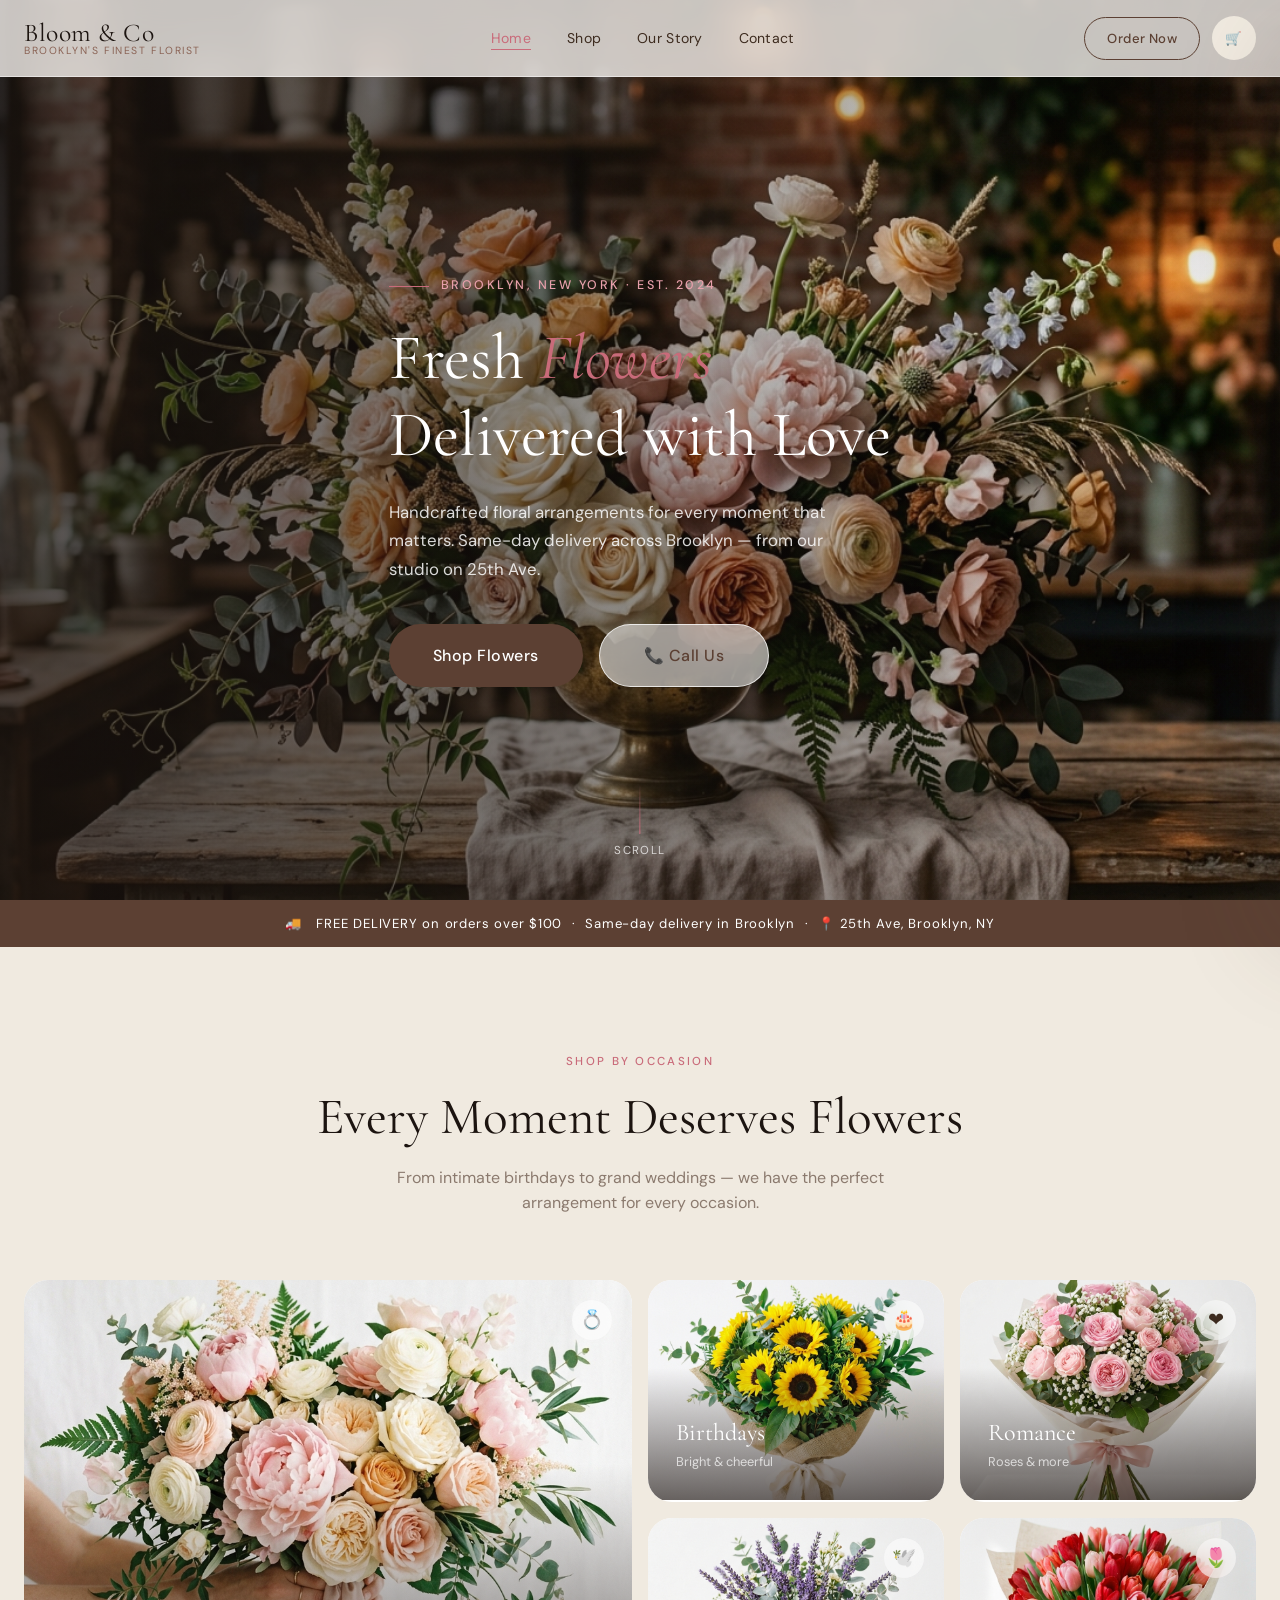
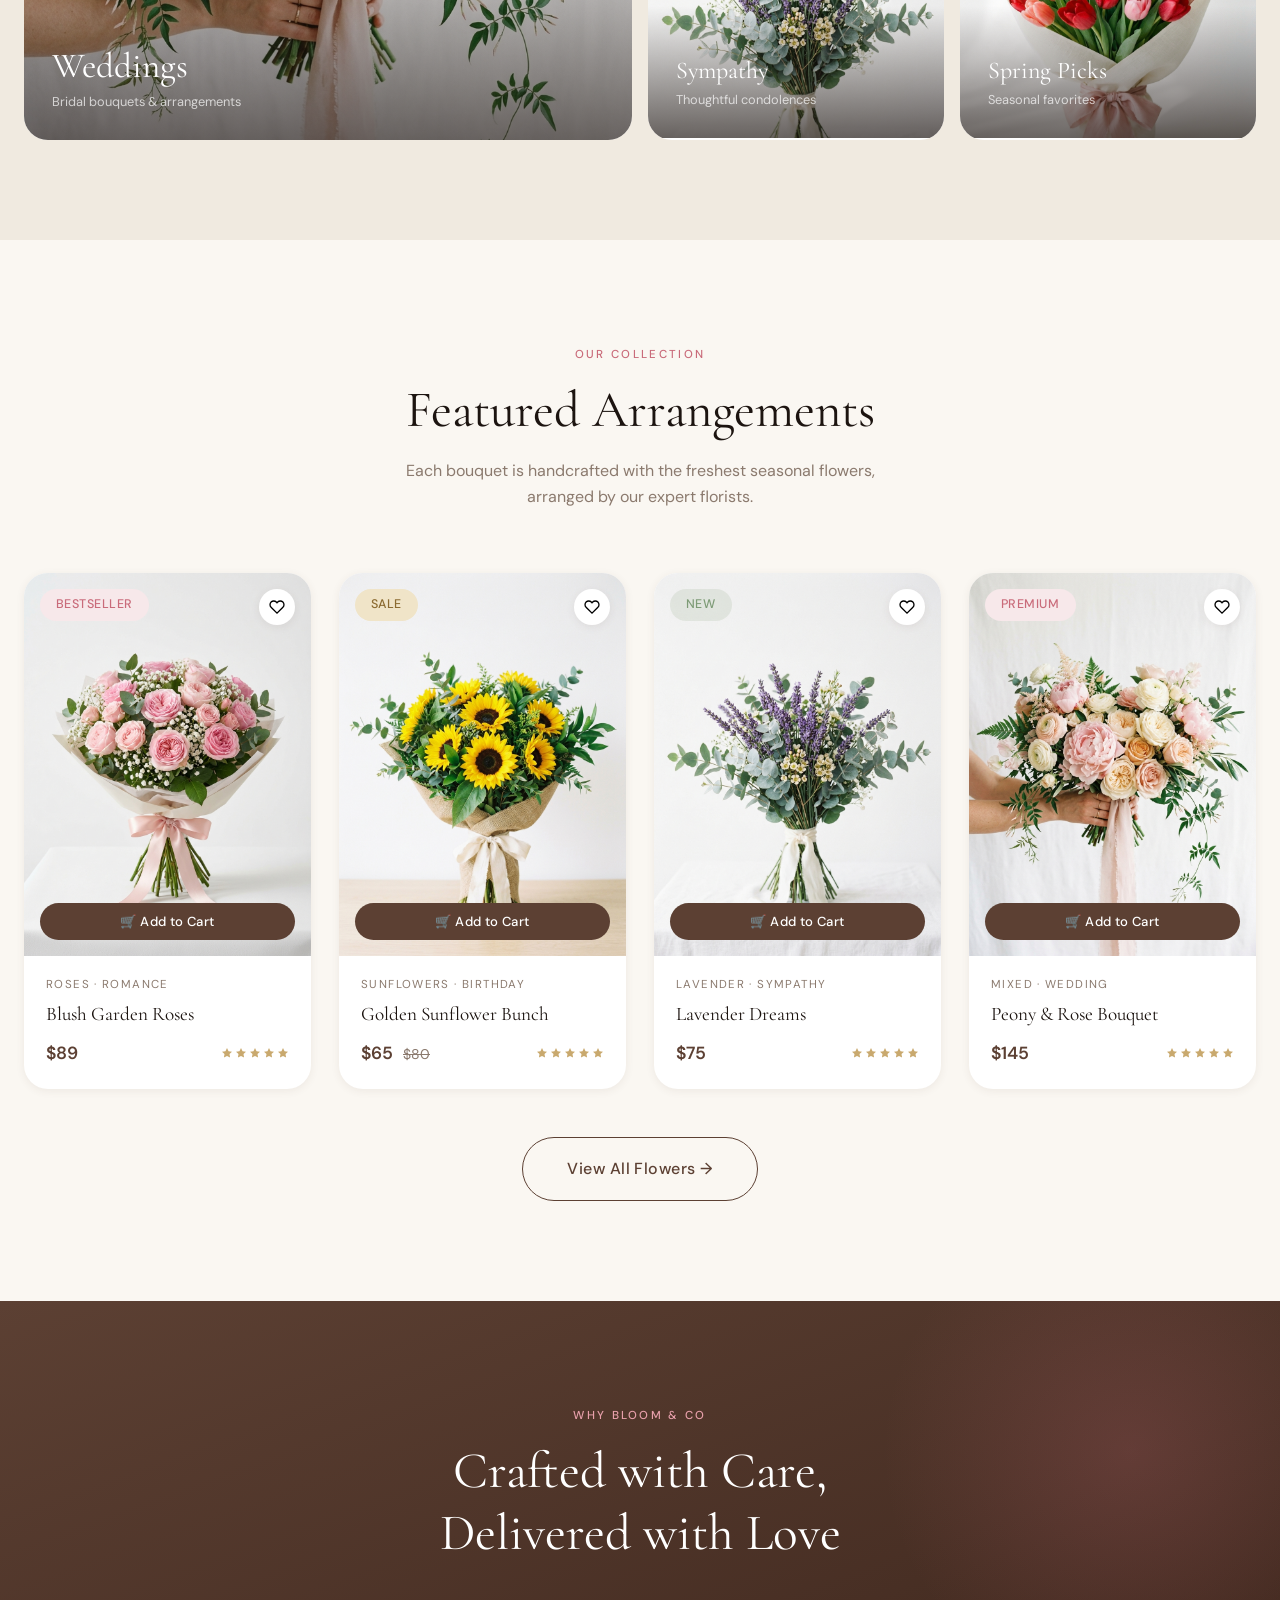
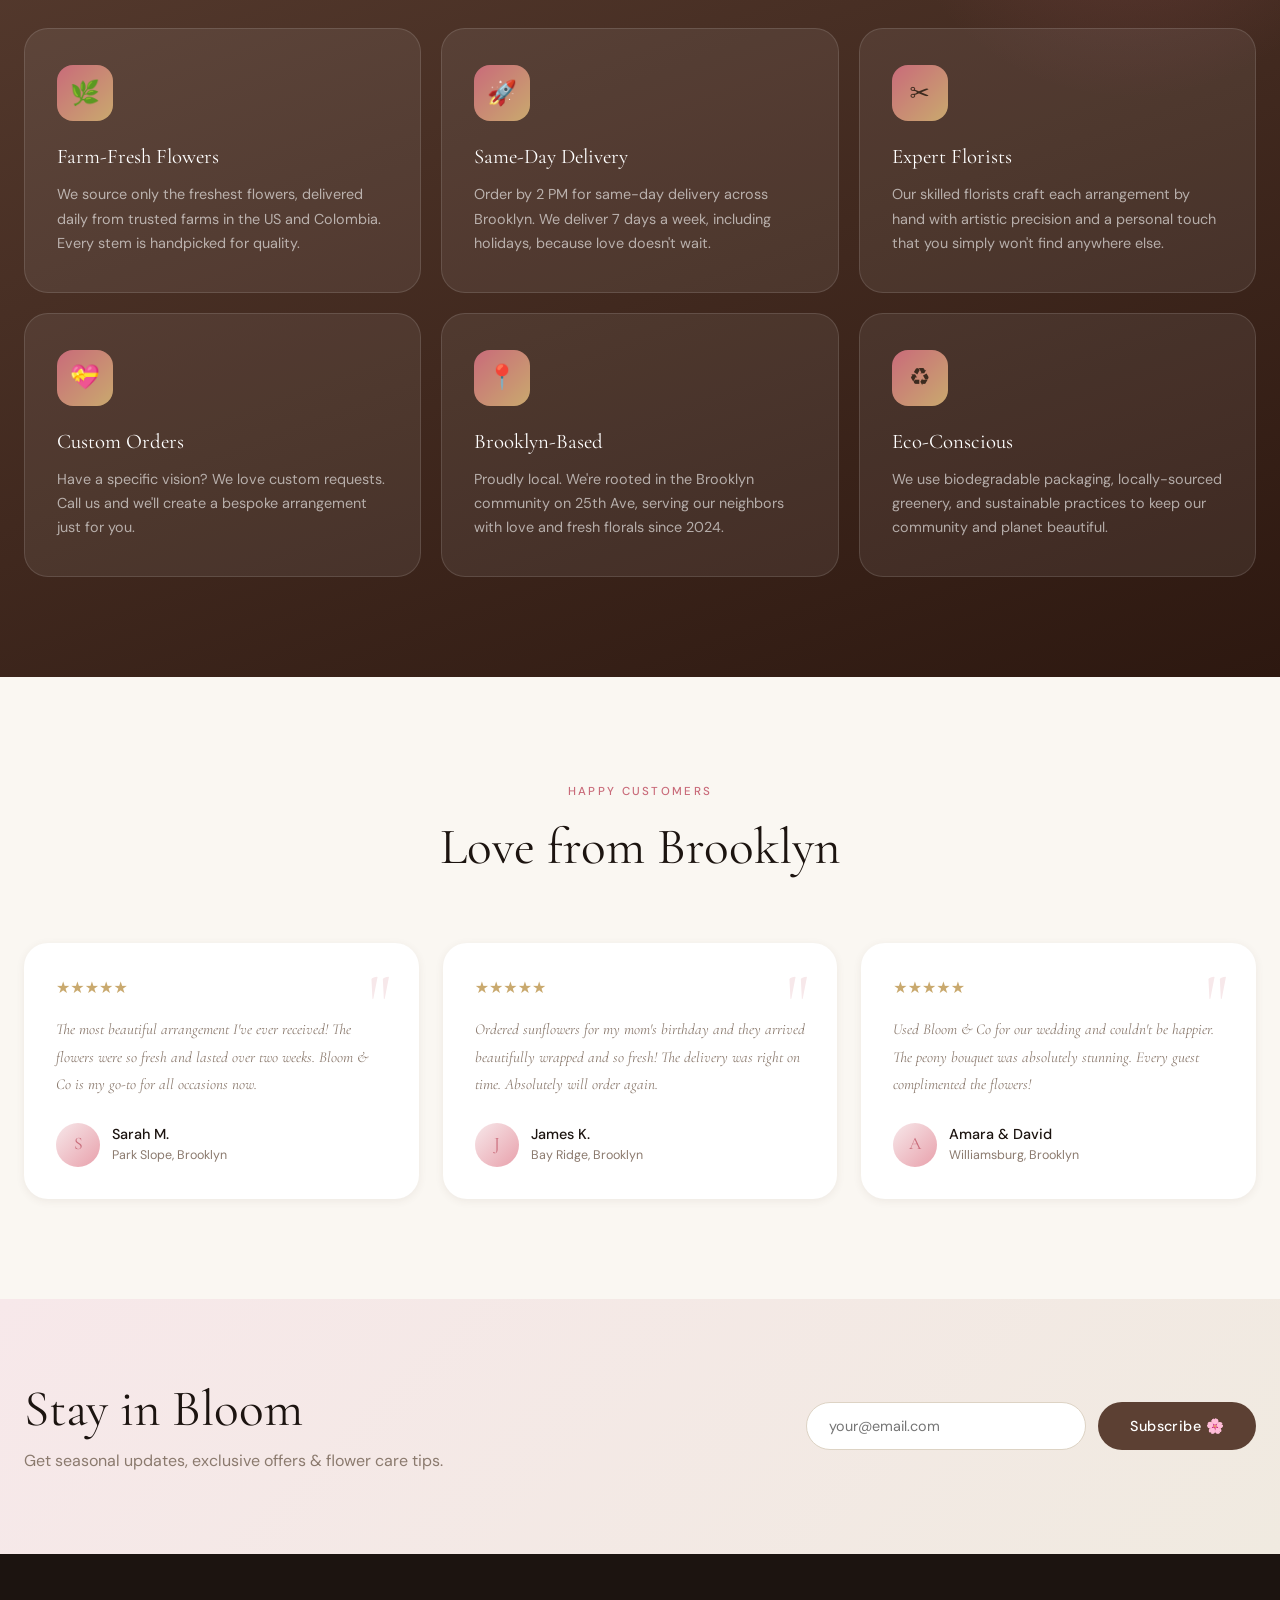
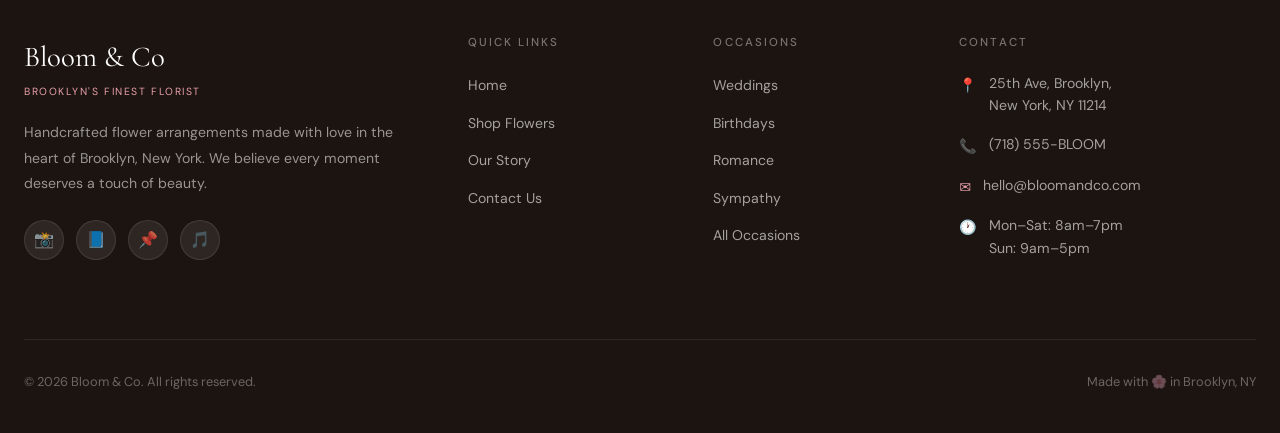
<file: index.html>
<!DOCTYPE html>
<html lang="en">
<head>
  <meta charset="UTF-8">
  <meta name="viewport" content="width=device-width, initial-scale=1.0">
  <title>Bloom & Co — Fresh Flowers in Brooklyn, NY</title>
  <meta name="description" content="Premium fresh flower arrangements delivered in Brooklyn, NY. Roses, peonies, sunflowers & more. Same-day delivery on 25th Ave.">
  <meta property="og:title" content="Bloom & Co — Brooklyn's Finest Florist">
  <meta property="og:description" content="Handcrafted floral arrangements for every occasion, delivered fresh to your door in Brooklyn.">
  <meta property="og:image" content="images/hero.jpg">
  <link rel="preconnect" href="https://fonts.googleapis.com">
  <link rel="preconnect" href="https://fonts.gstatic.com" crossorigin>
  <link href="https://fonts.googleapis.com/css2?family=Cormorant+Garamond:ital,wght@0,300;0,400;0,500;0,600;1,300;1,400&family=DM+Sans:wght@300;400;500;600&display=swap" rel="stylesheet">
  <link rel="stylesheet" href="css/style.css">
</head>
<body>

<!-- Page Loader -->
<div class="page-loader" id="loader">
  <div class="loader-logo">Bloom & Co</div>
  <div class="loader-bar"><div class="loader-bar-fill"></div></div>
</div>

<!-- Navigation -->
<nav class="navbar" id="navbar">
  <div class="container nav-inner">
    <a href="index.html" class="nav-logo">
      <span class="nav-logo-name">Bloom & Co</span>
      <span class="nav-logo-tagline">Brooklyn's Finest Florist</span>
    </a>
    <ul class="nav-links">
      <li><a href="index.html" class="active">Home</a></li>
      <li><a href="shop.html">Shop</a></li>
      <li><a href="about.html">Our Story</a></li>
      <li><a href="contact.html">Contact</a></li>
    </ul>
    <div class="nav-actions">
      <a href="shop.html" class="btn btn-secondary btn-sm">Order Now</a>
      <button class="cart-btn" aria-label="Shopping cart">
        🛒
        <span class="cart-badge" style="display:none">0</span>
      </button>
      <button class="nav-hamburger" aria-label="Open menu">
        <span></span><span></span><span></span>
      </button>
    </div>
  </div>
</nav>

<!-- Mobile Menu -->
<div class="mobile-menu">
  <div class="mobile-menu-overlay"></div>
  <div class="mobile-menu-panel">
    <button class="mobile-menu-close" aria-label="Close menu">✕</button>
    <ul class="mobile-nav-links">
      <li><a href="index.html">Home</a></li>
      <li><a href="shop.html">Shop</a></li>
      <li><a href="about.html">Our Story</a></li>
      <li><a href="contact.html">Contact</a></li>
    </ul>
    <div style="margin-top:40px;display:flex;flex-direction:column;gap:12px;">
      <a href="shop.html" class="btn btn-primary">Shop Flowers</a>
    </div>
  </div>
</div>

<!-- Cart Overlay -->
<div class="cart-overlay"></div>
<div class="cart-sidebar">
  <div class="cart-header">
    <h2 class="cart-title">Your Cart</h2>
    <button class="cart-close" aria-label="Close shopping cart">✕</button>
  </div>
  <div class="cart-items"></div>
  <div class="cart-footer">
    <div class="cart-total-row">
      <span>Subtotal</span>
      <span class="cart-subtotal">$0</span>
    </div>
    <div class="cart-total-row">
      <span>Delivery (Brooklyn)</span>
      <span class="cart-delivery">$15</span>
    </div>
    <div class="cart-total-row final">
      <span>Total</span>
      <span class="cart-total">$0</span>
    </div>
    <p class="cart-free-delivery-note" aria-live="polite">Free Brooklyn delivery on orders over $100.</p>
    <a href="tel:+17185550256" class="btn btn-rose btn-lg cart-checkout">📞 Order by Phone</a>
    <p style="font-size:0.75rem;text-align:center;color:var(--text-muted);margin-top:10px;">
      We'll call to confirm your order and delivery details.
    </p>
  </div>
</div>

<!-- Hero Section -->
<section class="hero" id="home">
  <div class="hero-bg"></div>
  <div class="container hero-content">
    <div class="hero-eyebrow">
      <div class="hero-eyebrow-line"></div>
      <span class="hero-eyebrow-text">Brooklyn, New York · Est. 2024</span>
    </div>
    <h1 class="hero-title">
      Fresh <em>Flowers</em><br>
      Delivered with Love
    </h1>
    <p class="hero-subtitle">
      Handcrafted floral arrangements for every moment that matters.
      Same-day delivery across Brooklyn — from our studio on 25th Ave.
    </p>
    <div class="hero-actions">
      <a href="shop.html" class="btn btn-primary btn-lg">Shop Flowers</a>
      <a href="contact.html" class="btn btn-ghost btn-lg">📞 Call Us</a>
    </div>
  </div>
  <div class="hero-scroll">
    <div class="hero-scroll-line"></div>
    <span>Scroll</span>
  </div>
</section>

<!-- Delivery Info Banner -->
<div class="delivery-banner">
  🚚 &nbsp; FREE DELIVERY on orders over $100 &nbsp;·&nbsp; Same-day delivery in Brooklyn &nbsp;·&nbsp; 📍 25th Ave, Brooklyn, NY
</div>

<!-- Occasions Bento Grid -->
<section class="occasions section">
  <div class="container">
    <div class="section-header">
      <span class="section-eyebrow reveal">Shop by Occasion</span>
      <h2 class="section-title reveal reveal-delay-1">Every Moment Deserves Flowers</h2>
      <p class="section-subtitle reveal reveal-delay-2">From intimate birthdays to grand weddings — we have the perfect arrangement for every occasion.</p>
    </div>
    <div class="bento-grid">
      <!-- Large card -->
      <div class="bento-card bento-card-lg reveal" data-occasion="Wedding">
        <div class="bento-card-inner">
          <img src="images/mixed.jpg" alt="Wedding flowers" class="bento-img">
          <div class="bento-overlay">
            <div class="bento-icon">💍</div>
            <h3 class="bento-title">Weddings</h3>
            <div class="bento-count">Bridal bouquets & arrangements</div>
          </div>
        </div>
      </div>
      <!-- Small cards -->
      <div class="bento-card reveal reveal-delay-1" data-occasion="Birthday">
        <div class="bento-card-inner">
          <img src="images/sunflowers.jpg" alt="Birthday flowers" class="bento-img">
          <div class="bento-overlay">
            <div class="bento-icon">🎂</div>
            <h3 class="bento-title">Birthdays</h3>
            <div class="bento-count">Bright & cheerful</div>
          </div>
        </div>
      </div>
      <div class="bento-card reveal reveal-delay-2" data-occasion="Romance">
        <div class="bento-card-inner">
          <img src="images/roses.jpg" alt="Romance flowers" class="bento-img">
          <div class="bento-overlay">
            <div class="bento-icon">❤️</div>
            <h3 class="bento-title">Romance</h3>
            <div class="bento-count">Roses & more</div>
          </div>
        </div>
      </div>
      <div class="bento-card reveal reveal-delay-1" data-occasion="Sympathy">
        <div class="bento-card-inner">
          <img src="images/lavender.jpg" alt="Sympathy flowers" class="bento-img">
          <div class="bento-overlay">
            <div class="bento-icon">🕊️</div>
            <h3 class="bento-title">Sympathy</h3>
            <div class="bento-count">Thoughtful condolences</div>
          </div>
        </div>
      </div>
      <div class="bento-card reveal reveal-delay-2" data-occasion="Birthday">
        <div class="bento-card-inner">
          <img src="images/tulips.jpg" alt="Spring flowers" class="bento-img">
          <div class="bento-overlay">
            <div class="bento-icon">🌷</div>
            <h3 class="bento-title">Spring Picks</h3>
            <div class="bento-count">Seasonal favorites</div>
          </div>
        </div>
      </div>
    </div>
  </div>
</section>

<!-- Featured Products -->
<section class="section" style="background:var(--cream);">
  <div class="container">
    <div class="section-header">
      <span class="section-eyebrow reveal">Our Collection</span>
      <h2 class="section-title reveal reveal-delay-1">Featured Arrangements</h2>
      <p class="section-subtitle reveal reveal-delay-2">Each bouquet is handcrafted with the freshest seasonal flowers, arranged by our expert florists.</p>
    </div>
    <div class="products-grid featured-products-grid">
      <!-- Filled by JS -->
    </div>
    <div style="text-align:center;margin-top:48px;" class="reveal">
      <a href="shop.html" class="btn btn-secondary btn-lg">View All Flowers →</a>
    </div>
  </div>
</section>

<!-- Why Choose Us -->
<section class="why-us section">
  <div class="container">
    <div class="section-header">
      <span class="section-eyebrow reveal">Why Bloom & Co</span>
      <h2 class="section-title reveal reveal-delay-1">Crafted with Care,<br>Delivered with Love</h2>
    </div>
    <div class="features-grid">
      <div class="feature-card reveal">
        <div class="feature-icon">🌿</div>
        <h3 class="feature-title">Farm-Fresh Flowers</h3>
        <p class="feature-desc">We source only the freshest flowers, delivered daily from trusted farms in the US and Colombia. Every stem is handpicked for quality.</p>
      </div>
      <div class="feature-card reveal reveal-delay-1">
        <div class="feature-icon">🚀</div>
        <h3 class="feature-title">Same-Day Delivery</h3>
        <p class="feature-desc">Order by 2 PM for same-day delivery across Brooklyn. We deliver 7 days a week, including holidays, because love doesn't wait.</p>
      </div>
      <div class="feature-card reveal reveal-delay-2">
        <div class="feature-icon">✂️</div>
        <h3 class="feature-title">Expert Florists</h3>
        <p class="feature-desc">Our skilled florists craft each arrangement by hand with artistic precision and a personal touch that you simply won't find anywhere else.</p>
      </div>
      <div class="feature-card reveal reveal-delay-3">
        <div class="feature-icon">💝</div>
        <h3 class="feature-title">Custom Orders</h3>
        <p class="feature-desc">Have a specific vision? We love custom requests. Call us and we'll create a bespoke arrangement just for you.</p>
      </div>
      <div class="feature-card reveal reveal-delay-1">
        <div class="feature-icon">📍</div>
        <h3 class="feature-title">Brooklyn-Based</h3>
        <p class="feature-desc">Proudly local. We're rooted in the Brooklyn community on 25th Ave, serving our neighbors with love and fresh florals since 2024.</p>
      </div>
      <div class="feature-card reveal reveal-delay-2">
        <div class="feature-icon">♻️</div>
        <h3 class="feature-title">Eco-Conscious</h3>
        <p class="feature-desc">We use biodegradable packaging, locally-sourced greenery, and sustainable practices to keep our community and planet beautiful.</p>
      </div>
    </div>
  </div>
</section>

<!-- Testimonials -->
<section class="testimonials section">
  <div class="container">
    <div class="section-header">
      <span class="section-eyebrow reveal">Happy Customers</span>
      <h2 class="section-title reveal reveal-delay-1">Love from Brooklyn</h2>
    </div>
    <div class="testimonials-grid">
      <div class="testimonial-card reveal">
        <div class="testimonial-stars">★★★★★</div>
        <p class="testimonial-text">The most beautiful arrangement I've ever received! The flowers were so fresh and lasted over two weeks. Bloom & Co is my go-to for all occasions now.</p>
        <div class="testimonial-author">
          <div class="testimonial-avatar">S</div>
          <div>
            <div class="testimonial-name">Sarah M.</div>
            <div class="testimonial-location">Park Slope, Brooklyn</div>
          </div>
        </div>
      </div>
      <div class="testimonial-card reveal reveal-delay-1">
        <div class="testimonial-stars">★★★★★</div>
        <p class="testimonial-text">Ordered sunflowers for my mom's birthday and they arrived beautifully wrapped and so fresh! The delivery was right on time. Absolutely will order again.</p>
        <div class="testimonial-author">
          <div class="testimonial-avatar">J</div>
          <div>
            <div class="testimonial-name">James K.</div>
            <div class="testimonial-location">Bay Ridge, Brooklyn</div>
          </div>
        </div>
      </div>
      <div class="testimonial-card reveal reveal-delay-2">
        <div class="testimonial-stars">★★★★★</div>
        <p class="testimonial-text">Used Bloom & Co for our wedding and couldn't be happier. The peony bouquet was absolutely stunning. Every guest complimented the flowers!</p>
        <div class="testimonial-author">
          <div class="testimonial-avatar">A</div>
          <div>
            <div class="testimonial-name">Amara & David</div>
            <div class="testimonial-location">Williamsburg, Brooklyn</div>
          </div>
        </div>
      </div>
    </div>
  </div>
</section>

<!-- Newsletter -->
<section class="newsletter">
  <div class="container">
    <div class="newsletter-inner">
      <div class="newsletter-text">
        <h2 class="serif">Stay in Bloom</h2>
        <p>Get seasonal updates, exclusive offers & flower care tips.</p>
      </div>
      <form class="newsletter-form">
        <input type="email" class="newsletter-input" placeholder="your@email.com" required>
        <button type="submit" class="btn btn-primary">Subscribe 🌸</button>
      </form>
    </div>
  </div>
</section>

<!-- Footer -->
<footer class="footer">
  <div class="container">
    <div class="footer-grid">
      <div class="footer-brand">
        <span class="footer-logo-name">Bloom & Co</span>
        <span class="footer-logo-tag">Brooklyn's Finest Florist</span>
        <p class="footer-desc">Handcrafted flower arrangements made with love in the heart of Brooklyn, New York. We believe every moment deserves a touch of beauty.</p>
        <div class="footer-social">
          <a href="#" class="social-btn" aria-label="Instagram">📸</a>
          <a href="#" class="social-btn" aria-label="Facebook">📘</a>
          <a href="#" class="social-btn" aria-label="Pinterest">📌</a>
          <a href="#" class="social-btn" aria-label="TikTok">🎵</a>
        </div>
      </div>
      <div>
        <div class="footer-col-title">Quick Links</div>
        <ul class="footer-links">
          <li><a href="index.html">Home</a></li>
          <li><a href="shop.html">Shop Flowers</a></li>
          <li><a href="about.html">Our Story</a></li>
          <li><a href="contact.html">Contact Us</a></li>
        </ul>
      </div>
      <div>
        <div class="footer-col-title">Occasions</div>
        <ul class="footer-links">
          <li><a href="shop.html?occasion=Wedding">Weddings</a></li>
          <li><a href="shop.html?occasion=Birthday">Birthdays</a></li>
          <li><a href="shop.html?occasion=Romance">Romance</a></li>
          <li><a href="shop.html?occasion=Sympathy">Sympathy</a></li>
          <li><a href="shop.html">All Occasions</a></li>
        </ul>
      </div>
      <div>
        <div class="footer-col-title">Contact</div>
        <div class="footer-contact-item">
          <span class="footer-contact-icon">📍</span>
          <span>25th Ave, Brooklyn,<br>New York, NY 11214</span>
        </div>
        <div class="footer-contact-item">
          <span class="footer-contact-icon">📞</span>
          <span>(718) 555-BLOOM</span>
        </div>
        <div class="footer-contact-item">
          <span class="footer-contact-icon">✉️</span>
          <span>hello@bloomandco.com</span>
        </div>
        <div class="footer-contact-item">
          <span class="footer-contact-icon">🕐</span>
          <span>Mon–Sat: 8am–7pm<br>Sun: 9am–5pm</span>
        </div>
      </div>
    </div>
    <div class="footer-bottom">
      <span>© 2026 Bloom & Co. All rights reserved.</span>
      <span>Made with 🌸 in Brooklyn, NY</span>
    </div>
  </div>
</footer>

<div class="mobile-order-bar" aria-label="Quick order actions">
  <a href="tel:+17185550256" class="btn btn-secondary">📞 Call to Order</a>
  <a href="shop.html" class="btn btn-primary">Shop Flowers</a>
</div>

<script src="data/products.js"></script>
<script src="js/main.js"></script>
</body>
</html>
</file>
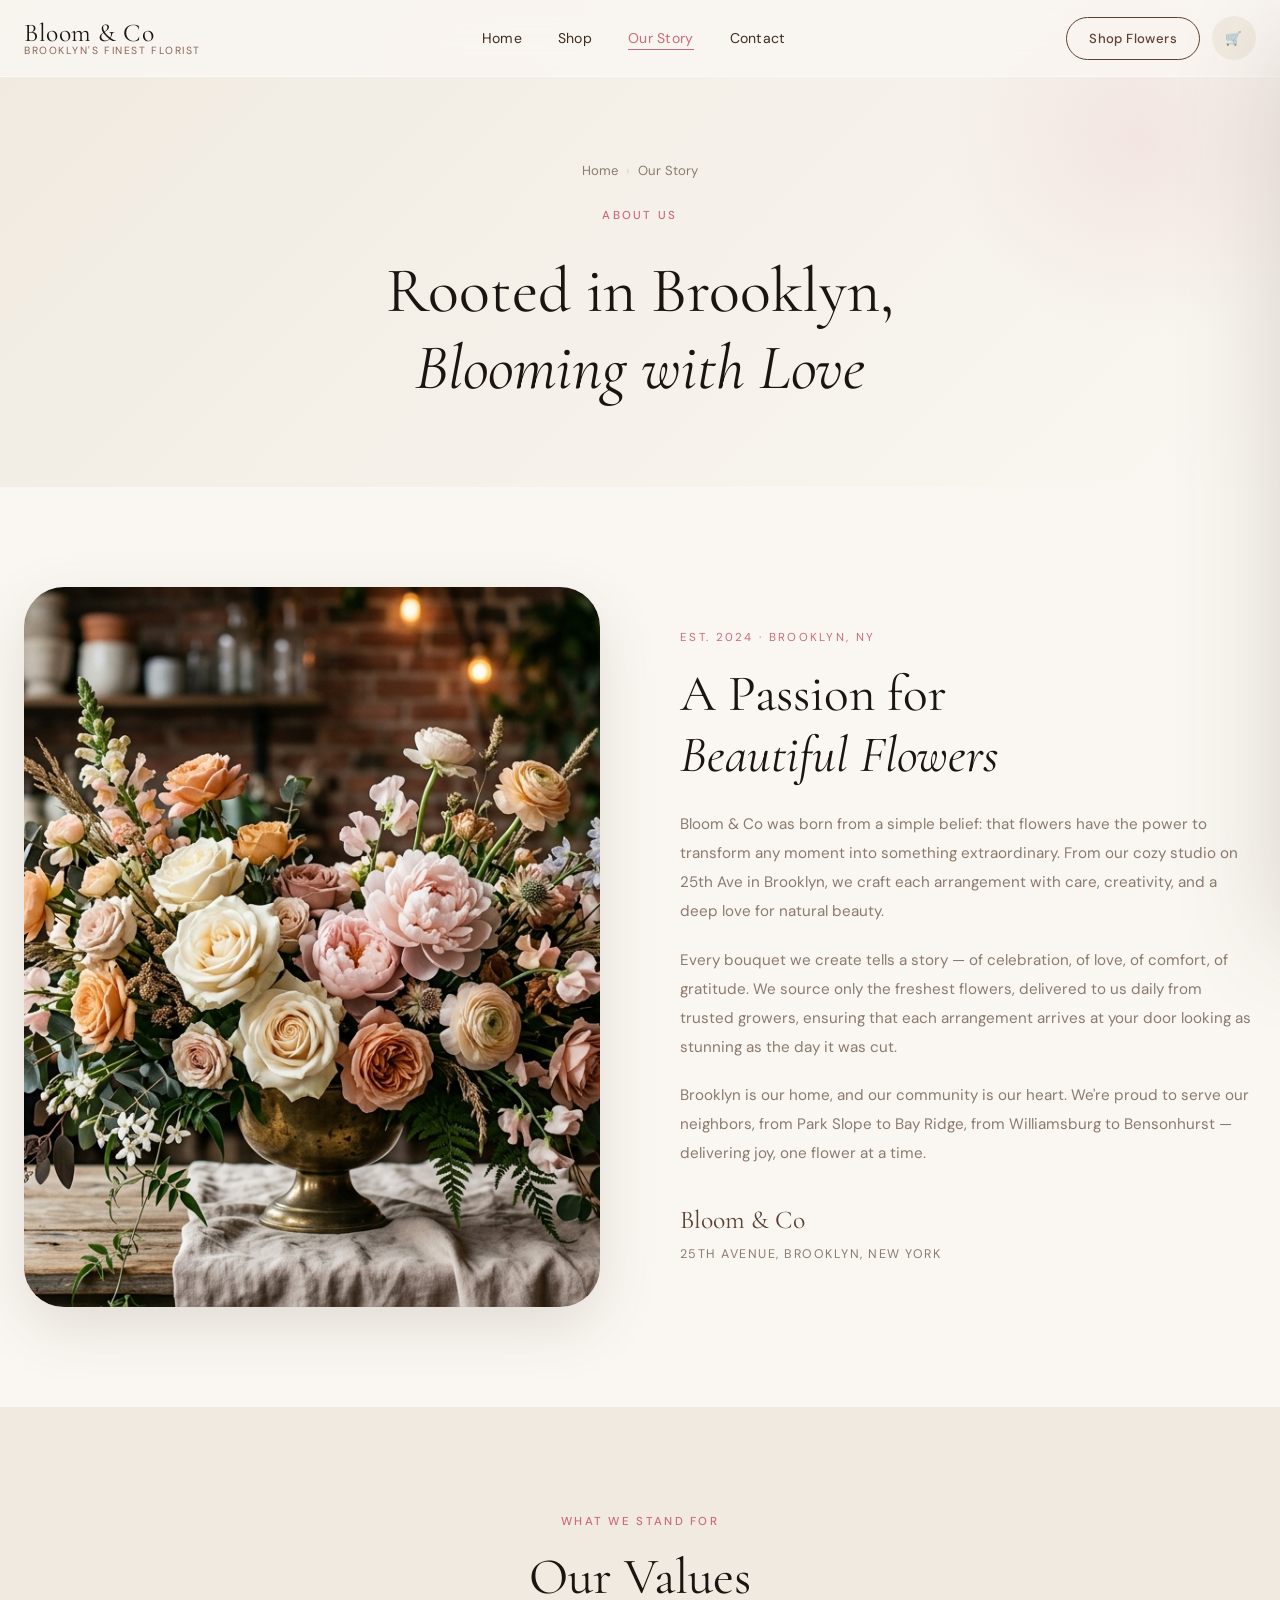
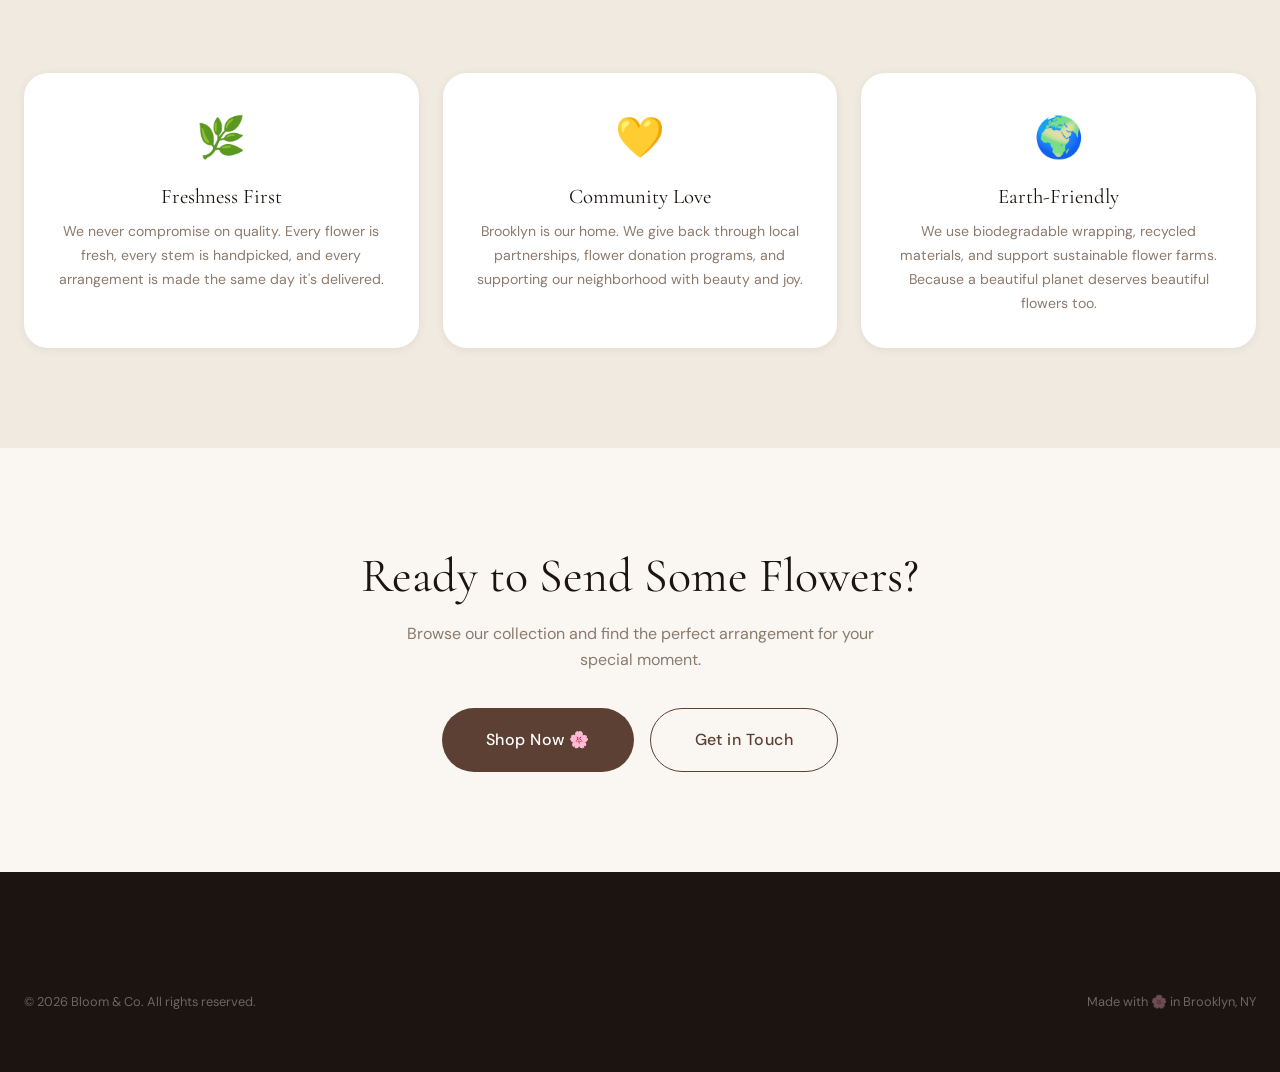
<file: about.html>
<!DOCTYPE html>
<html lang="en">
<head>
  <meta charset="UTF-8">
  <meta name="viewport" content="width=device-width, initial-scale=1.0">
  <title>Our Story — Bloom & Co Brooklyn</title>
  <meta name="description" content="Learn about Bloom & Co — Brooklyn's favorite local florist on 25th Ave. Our story, our passion, and our commitment to fresh flowers.">
  <link rel="preconnect" href="https://fonts.googleapis.com">
  <link rel="preconnect" href="https://fonts.gstatic.com" crossorigin>
  <link href="https://fonts.googleapis.com/css2?family=Cormorant+Garamond:ital,wght@0,300;0,400;0,500;0,600;1,300;1,400&family=DM+Sans:wght@300;400;500;600&display=swap" rel="stylesheet">
  <link rel="stylesheet" href="css/style.css">
  <style>
    .about-story { padding: 100px 0; }
    .about-grid { display: grid; grid-template-columns: 1fr 1fr; gap: 80px; align-items: center; }
    .about-img { border-radius: var(--radius-xl); overflow: hidden; aspect-ratio: 4/5; box-shadow: var(--shadow-lg); }
    .about-img img { width:100%; height:100%; object-fit:cover; }
    .about-eyebrow { font-size:0.72rem; letter-spacing:0.2em; text-transform:uppercase; color:var(--rose); margin-bottom:16px; display:block; }
    .about-title { font-family:var(--font-serif); font-size:clamp(2rem,4vw,3.5rem); color:var(--dark); margin-bottom:24px; line-height:1.2; }
    .about-text { color:var(--text-muted); line-height:1.9; font-size:0.95rem; margin-bottom:20px; }
    .about-sig { font-family:var(--font-serif); font-size:1.6rem; color:var(--bark); margin-top:32px; }
    .about-sig-role { font-size:0.78rem; text-transform:uppercase; letter-spacing:0.12em; color:var(--text-muted); margin-top:4px; }
    .values-grid { display:grid; grid-template-columns:repeat(3,1fr); gap:24px; }
    .value-card { background:var(--white); border-radius:var(--radius-lg); padding:32px; box-shadow:var(--shadow-sm); text-align:center; transition:var(--transition); }
    .value-card:hover { transform:translateY(-4px); box-shadow:var(--shadow-md); }
    .value-icon { font-size:2.5rem; margin-bottom:16px; display:block; }
    .value-title { font-family:var(--font-serif); font-size:1.3rem; color:var(--dark); margin-bottom:10px; }
    .value-text { color:var(--text-muted); font-size:0.88rem; line-height:1.7; }
    @media(max-width:768px){ .about-grid { grid-template-columns:1fr; gap:32px; } .values-grid { grid-template-columns:1fr; } }
  </style>
</head>
<body>

<nav class="navbar scrolled">
  <div class="container nav-inner">
    <a href="index.html" class="nav-logo">
      <span class="nav-logo-name">Bloom & Co</span>
      <span class="nav-logo-tagline">Brooklyn's Finest Florist</span>
    </a>
    <ul class="nav-links">
      <li><a href="index.html">Home</a></li>
      <li><a href="shop.html">Shop</a></li>
      <li><a href="about.html" class="active">Our Story</a></li>
      <li><a href="contact.html">Contact</a></li>
    </ul>
    <div class="nav-actions">
      <a href="shop.html" class="btn btn-secondary btn-sm">Shop Flowers</a>
      <button class="cart-btn" aria-label="Shopping cart">🛒<span class="cart-badge" style="display:none">0</span></button>
      <button class="nav-hamburger" aria-label="Open menu"><span></span><span></span><span></span></button>
    </div>
  </div>
</nav>

<div class="mobile-menu">
  <div class="mobile-menu-overlay"></div>
  <div class="mobile-menu-panel">
    <button class="mobile-menu-close" aria-label="Close menu">✕</button>
    <ul class="mobile-nav-links">
      <li><a href="index.html">Home</a></li>
      <li><a href="shop.html">Shop</a></li>
      <li><a href="about.html">Our Story</a></li>
      <li><a href="contact.html">Contact</a></li>
    </ul>
  </div>
</div>

<div class="cart-overlay"></div>
<div class="cart-sidebar">
  <div class="cart-header"><h2 class="cart-title">Your Cart</h2><button class="cart-close" aria-label="Close shopping cart">✕</button></div>
  <div class="cart-items"></div>
  <div class="cart-footer">
    <div class="cart-total-row"><span>Subtotal</span><span class="cart-subtotal">$0</span></div>
    <div class="cart-total-row"><span>Delivery</span><span class="cart-delivery">$15</span></div>
    <div class="cart-total-row final"><span>Total</span><span class="cart-total">$0</span></div>
    <p class="cart-free-delivery-note" aria-live="polite">Free Brooklyn delivery on orders over $100.</p>
    <a href="tel:+17185550256" class="btn btn-rose btn-lg cart-checkout">📞 Order by Phone</a>
  </div>
</div>

<!-- Page Hero -->
<section class="page-hero">
  <div class="container">
    <div class="breadcrumb">
      <a href="index.html">Home</a><span class="breadcrumb-sep">›</span><span>Our Story</span>
    </div>
    <span class="section-eyebrow">About Us</span>
    <h1 style="font-family:var(--font-serif);color:var(--dark);margin-top:12px;font-size:clamp(2.5rem,5vw,4rem);">Rooted in Brooklyn,<br><em>Blooming with Love</em></h1>
  </div>
</section>

<!-- Story Section -->
<section class="about-story">
  <div class="container">
    <div class="about-grid">
      <div class="reveal">
        <div class="about-img">
          <img src="images/hero.jpg" alt="Our flower studio" onerror="this.src='images/mixed.jpg'">
        </div>
      </div>
      <div class="reveal reveal-delay-1">
        <span class="about-eyebrow">Est. 2024 · Brooklyn, NY</span>
        <h2 class="about-title">A Passion for<br><em>Beautiful Flowers</em></h2>
        <p class="about-text">Bloom & Co was born from a simple belief: that flowers have the power to transform any moment into something extraordinary. From our cozy studio on 25th Ave in Brooklyn, we craft each arrangement with care, creativity, and a deep love for natural beauty.</p>
        <p class="about-text">Every bouquet we create tells a story — of celebration, of love, of comfort, of gratitude. We source only the freshest flowers, delivered to us daily from trusted growers, ensuring that each arrangement arrives at your door looking as stunning as the day it was cut.</p>
        <p class="about-text">Brooklyn is our home, and our community is our heart. We're proud to serve our neighbors, from Park Slope to Bay Ridge, from Williamsburg to Bensonhurst — delivering joy, one flower at a time.</p>
        <div class="about-sig">Bloom & Co</div>
        <div class="about-sig-role">25th Avenue, Brooklyn, New York</div>
      </div>
    </div>
  </div>
</section>

<!-- Values -->
<section class="section" style="background:var(--stone);">
  <div class="container">
    <div class="section-header">
      <span class="section-eyebrow reveal">What We Stand For</span>
      <h2 class="section-title reveal reveal-delay-1">Our Values</h2>
    </div>
    <div class="values-grid">
      <div class="value-card reveal">
        <span class="value-icon">🌿</span>
        <h3 class="value-title">Freshness First</h3>
        <p class="value-text">We never compromise on quality. Every flower is fresh, every stem is handpicked, and every arrangement is made the same day it's delivered.</p>
      </div>
      <div class="value-card reveal reveal-delay-1">
        <span class="value-icon">💛</span>
        <h3 class="value-title">Community Love</h3>
        <p class="value-text">Brooklyn is our home. We give back through local partnerships, flower donation programs, and supporting our neighborhood with beauty and joy.</p>
      </div>
      <div class="value-card reveal reveal-delay-2">
        <span class="value-icon">🌍</span>
        <h3 class="value-title">Earth-Friendly</h3>
        <p class="value-text">We use biodegradable wrapping, recycled materials, and support sustainable flower farms. Because a beautiful planet deserves beautiful flowers too.</p>
      </div>
    </div>
  </div>
</section>

<!-- CTA -->
<section class="section" style="text-align:center;background:var(--cream);">
  <div class="container reveal">
    <h2 class="serif" style="font-size:clamp(2rem,4vw,3rem);color:var(--dark);margin-bottom:16px;">Ready to Send Some Flowers?</h2>
    <p style="color:var(--text-muted);margin-bottom:36px;max-width:480px;margin-left:auto;margin-right:auto;">Browse our collection and find the perfect arrangement for your special moment.</p>
    <div style="display:flex;gap:16px;justify-content:center;flex-wrap:wrap;">
      <a href="shop.html" class="btn btn-primary btn-lg">Shop Now 🌸</a>
      <a href="contact.html" class="btn btn-secondary btn-lg">Get in Touch</a>
    </div>
  </div>
</section>

<footer class="footer">
  <div class="container">
    <div class="footer-bottom" style="border:none;padding:40px 0 20px;">
      <span>© 2026 Bloom & Co. All rights reserved.</span>
      <span>Made with 🌸 in Brooklyn, NY</span>
    </div>
  </div>
</footer>

<div class="mobile-order-bar" aria-label="Quick order actions">
  <a href="tel:+17185550256" class="btn btn-secondary">📞 Call to Order</a>
  <a href="shop.html" class="btn btn-primary">Shop Flowers</a>
</div>

<script src="data/products.js"></script>
<script src="js/main.js"></script>
</body>
</html>
</file>
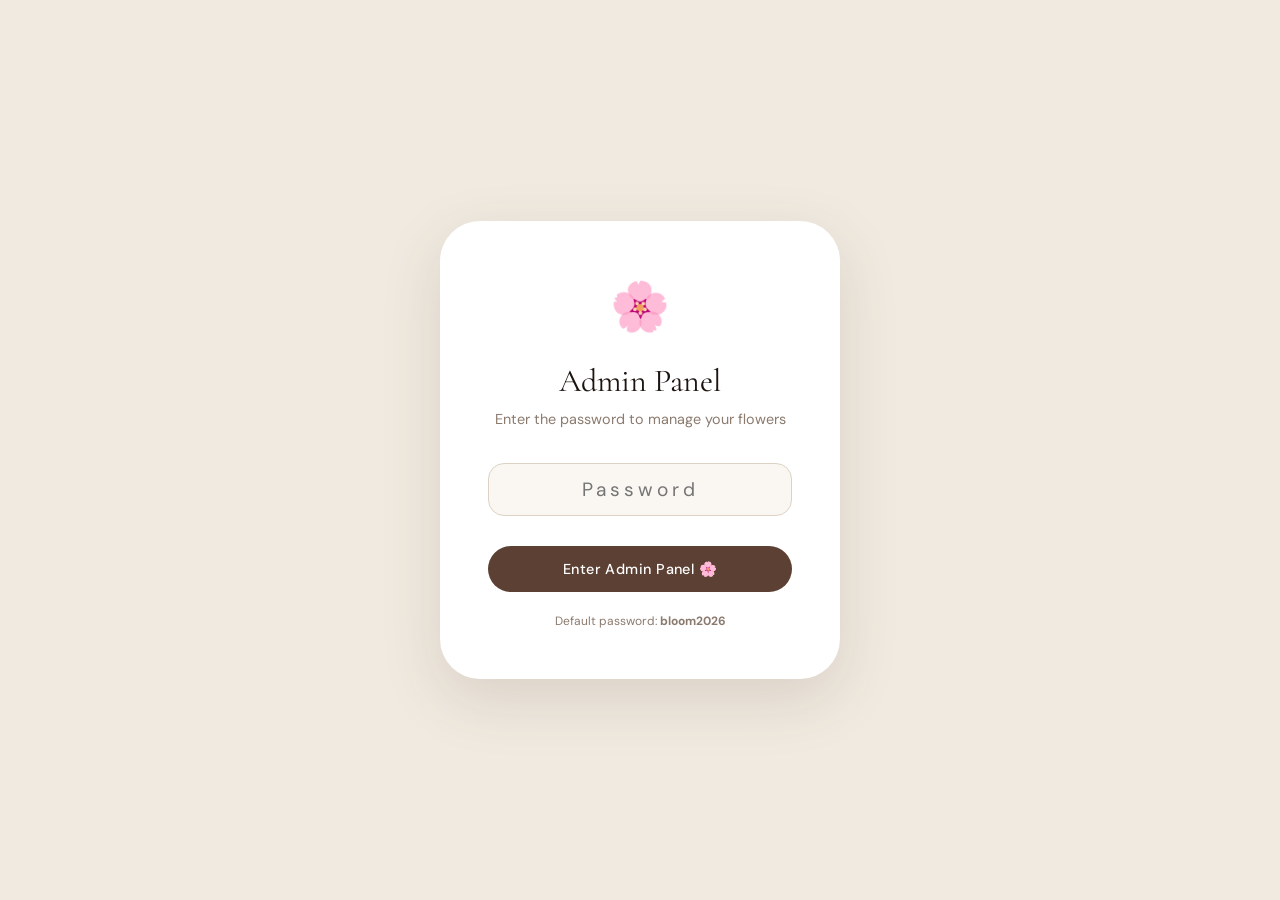
<file: admin.html>
<!DOCTYPE html>
<html lang="en">
<head>
  <meta charset="UTF-8">
  <meta name="viewport" content="width=device-width, initial-scale=1.0">
  <title>Admin Panel — Bloom & Co</title>
  <meta name="robots" content="noindex">
  <link rel="preconnect" href="https://fonts.googleapis.com">
  <link rel="preconnect" href="https://fonts.gstatic.com" crossorigin>
  <link href="https://fonts.googleapis.com/css2?family=Cormorant+Garamond:ital,wght@0,300;0,400;0,500;0,600;1,300;1,400&family=DM+Sans:wght@300;400;500;600&display=swap" rel="stylesheet">
  <link rel="stylesheet" href="css/style.css">
  <style>
    body { background: var(--stone); }
    .admin-wrap { min-height: 100vh; padding: 100px 0 60px; }
    .admin-header { margin-bottom: 40px; }
    .admin-grid { display: grid; grid-template-columns: 360px 1fr; gap: 32px; align-items: start; }
    .admin-card { background: var(--white); border-radius: var(--radius-lg); padding: 36px; box-shadow: var(--shadow-sm); position: sticky; top: 100px; }
    .admin-card-title { font-family:var(--font-serif); font-size:1.6rem; color:var(--dark); margin-bottom:28px; }
    .products-table { width:100%; border-collapse:collapse; }
    .products-table th { text-align:left; font-size:0.72rem; letter-spacing:0.12em; text-transform:uppercase; color:var(--text-muted); padding:0 16px 16px; font-weight:500; border-bottom:1px solid var(--stone); }
    .products-table td { padding:16px; border-bottom:1px solid var(--stone); vertical-align:middle; font-size:0.88rem; }
    .products-table tr:last-child td { border-bottom:none; }
    .products-table tr:hover td { background: var(--cream); }
    .product-thumb { width:56px; height:56px; border-radius:var(--radius-sm); object-fit:cover; background:var(--stone); }
    .table-name { font-weight:500; color:var(--dark); }
    .table-price { font-weight:600; color:var(--bark); }
    .table-actions { display:flex; gap:8px; }
    .edit-btn, .del-btn { padding:6px 14px; border-radius:var(--radius-full); font-size:0.75rem; cursor:pointer; transition:var(--transition); border:none; }
    .edit-btn { background:var(--stone); color:var(--bark); }
    .edit-btn:hover { background:var(--bark); color:white; }
    .del-btn { background:var(--rose-pale); color:var(--rose); }
    .del-btn:hover { background:var(--rose); color:white; }
    .admin-stats { display:grid; grid-template-columns:repeat(3,1fr); gap:16px; margin-bottom:32px; }
    .stat-card { background:var(--white); border-radius:var(--radius-md); padding:20px 24px; box-shadow:var(--shadow-sm); }
    .stat-num { font-family:var(--font-serif); font-size:2rem; color:var(--bark); }
    .stat-label { font-size:0.75rem; color:var(--text-muted); text-transform:uppercase; letter-spacing:0.1em; margin-top:4px; }
    .img-preview { width:100%; height:160px; object-fit:cover; border-radius:var(--radius-md); margin-bottom:12px; display:none; background:var(--stone); }
    .img-preview.show { display:block; }
    .table-available { width:60px; }
    .toggle { position:relative; width:40px; height:22px; }
    .toggle input { opacity:0; width:0; height:0; }
    .toggle-slider {
      position:absolute; inset:0; border-radius:22px;
      background:var(--stone-dark); cursor:pointer; transition:0.3s;
    }
    .toggle-slider::before {
      content:''; position:absolute; width:16px; height:16px;
      border-radius:50%; left:3px; top:3px;
      background:white; transition:0.3s;
    }
    .toggle input:checked + .toggle-slider { background:var(--sage); }
    .toggle input:checked + .toggle-slider::before { transform:translateX(18px); }
    .login-overlay {
      position:fixed; inset:0; background:var(--stone);
      z-index:9999; display:flex; align-items:center; justify-content:center;
    }
    .login-card {
      background:var(--white); border-radius:var(--radius-xl); padding:48px;
      max-width:400px; width:90%; box-shadow:var(--shadow-lg); text-align:center;
    }
    .import-export { display:flex; gap:10px; }
    .table-wrap { overflow-x:auto; }
    @media(max-width:900px){ .admin-grid { grid-template-columns:1fr; } .admin-stats { grid-template-columns:1fr 1fr; } .admin-card { position:static; } }
    @media(max-width:480px){ .admin-stats { grid-template-columns:1fr; } }
  </style>
</head>
<body>

<!-- Login Overlay -->
<div class="login-overlay" id="login-overlay">
  <div class="login-card">
    <div style="font-size:3rem;margin-bottom:16px;">🌸</div>
    <h1 style="font-family:var(--font-serif);font-size:2rem;color:var(--dark);margin-bottom:8px;">Admin Panel</h1>
    <p style="color:var(--text-muted);font-size:0.9rem;margin-bottom:32px;">Enter the password to manage your flowers</p>
    <div class="form-group">
      <input type="password" id="admin-password" class="form-input" placeholder="Password" style="text-align:center;font-size:1.2rem;letter-spacing:0.2em;" autocomplete="current-password">
    </div>
    <button class="btn btn-primary" id="login-btn" style="width:100%;justify-content:center;margin-top:8px;">Enter Admin Panel 🌸</button>
    <p style="font-size:0.75rem;color:var(--text-muted);margin-top:20px;">Default password: <strong>bloom2026</strong></p>
  </div>
</div>

<!-- Nav -->
<nav class="navbar scrolled">
  <div class="container nav-inner">
    <a href="index.html" class="nav-logo">
      <span class="nav-logo-name">Bloom & Co</span>
      <span class="nav-logo-tagline">Admin Panel</span>
    </a>
    <div class="nav-actions">
      <a href="index.html" class="btn btn-secondary btn-sm">← Back to Site</a>
    </div>
  </div>
</nav>

<!-- Admin Content -->
<div class="admin-wrap" id="admin-content" style="display:none;">
  <div class="container">
    <div class="admin-header">
      <h1 style="font-family:var(--font-serif);color:var(--dark);">Product Management</h1>
      <p style="color:var(--text-muted);margin-top:8px;">Add, edit, or remove flowers from your shop.</p>
    </div>

    <!-- Stats -->
    <div class="admin-stats">
      <div class="stat-card">
        <div class="stat-num" id="stat-total">0</div>
        <div class="stat-label">Total Products</div>
      </div>
      <div class="stat-card">
        <div class="stat-num" id="stat-available">0</div>
        <div class="stat-label">Available</div>
      </div>
      <div class="stat-card">
        <div class="stat-num" id="stat-featured">0</div>
        <div class="stat-label">Featured</div>
      </div>
    </div>

    <div class="admin-grid">
      <!-- Add/Edit Form -->
      <div class="admin-card">
        <h2 class="admin-card-title" id="form-title">Add New Flower</h2>
        <form id="product-form" novalidate>
          <input type="hidden" id="edit-id">
          <div class="form-group">
            <label class="form-label">Flower Name *</label>
            <input type="text" id="f-name" class="form-input" placeholder="e.g. Pink Garden Roses" required>
          </div>
          <div class="form-row">
            <div class="form-group">
              <label class="form-label">Category *</label>
              <input type="text" id="f-category" class="form-input" placeholder="e.g. Roses" required>
            </div>
            <div class="form-group">
              <label class="form-label">Occasion *</label>
              <select id="f-occasion" class="form-select">
                <option value="Romance">Romance</option>
                <option value="Birthday">Birthday</option>
                <option value="Wedding">Wedding</option>
                <option value="Sympathy">Sympathy</option>
                <option value="Anniversary">Anniversary</option>
                <option value="General">General</option>
              </select>
            </div>
          </div>
          <div class="form-row">
            <div class="form-group">
              <label class="form-label">Price ($) *</label>
              <input type="number" id="f-price" class="form-input" placeholder="89" min="1" required>
            </div>
            <div class="form-group">
              <label class="form-label">Old Price ($)</label>
              <input type="number" id="f-old-price" class="form-input" placeholder="(optional)" min="1">
            </div>
          </div>
          <div class="form-group">
            <label class="form-label">Image URL *</label>
            <input type="url" id="f-image" class="form-input" placeholder="https://... or images/roses.jpg" required>
            <img id="img-preview" class="img-preview" alt="Preview">
          </div>
          <div class="form-group">
            <label class="form-label">Description</label>
            <textarea id="f-desc" class="form-textarea" placeholder="Describe this arrangement..." rows="3"></textarea>
          </div>
          <div class="form-row">
            <div class="form-group">
              <label class="form-label">Badge</label>
              <input type="text" id="f-badge" class="form-input" placeholder="e.g. New, Sale, Popular">
            </div>
            <div class="form-group">
              <label class="form-label">Badge Color</label>
              <select id="f-badge-type" class="form-select">
                <option value="cream">Cream</option>
                <option value="rose">Rose (pink)</option>
                <option value="sage">Sage (green)</option>
                <option value="gold">Gold</option>
              </select>
            </div>
          </div>
          <div class="form-group" style="display:flex;align-items:center;gap:12px;">
            <label class="toggle">
              <input type="checkbox" id="f-featured">
              <span class="toggle-slider"></span>
            </label>
            <label class="form-label" style="margin:0;cursor:pointer;" for="f-featured">Show on Homepage (Featured)</label>
          </div>
          <div style="display:flex;gap:12px;margin-top:8px;">
            <button type="submit" class="btn btn-primary" style="flex:1;justify-content:center;" id="submit-btn">
              🌸 Add Flower
            </button>
            <button type="button" class="btn btn-secondary" id="cancel-btn" style="display:none;">Cancel</button>
          </div>
        </form>

        <!-- Export/Import -->
        <div style="margin-top:28px;padding-top:24px;border-top:1px solid var(--stone);">
          <div style="font-size:0.78rem;letter-spacing:0.1em;text-transform:uppercase;color:var(--text-muted);margin-bottom:14px;">Data Management</div>
          <div class="import-export">
            <button class="btn btn-secondary btn-sm" id="export-btn" style="flex:1;justify-content:center;">⬇ Export</button>
            <button class="btn btn-secondary btn-sm" id="import-btn" style="flex:1;justify-content:center;">⬆ Import</button>
            <button class="btn btn-secondary btn-sm" id="reset-btn" style="color:var(--rose);">↺ Reset</button>
          </div>
          <input type="file" id="import-file" accept=".json" style="display:none;">
        </div>
      </div>

      <!-- Products Table -->
      <div>
        <div style="display:flex;align-items:center;justify-content:space-between;margin-bottom:20px;">
          <h2 style="font-family:var(--font-serif);font-size:1.4rem;color:var(--dark);" id="products-count">Products (0)</h2>
          <input type="text" id="search-products" class="form-input" placeholder="Search..." style="max-width:220px;padding:10px 16px;">
        </div>
        <div class="table-wrap">
          <table class="products-table">
            <thead>
              <tr>
                <th>Image</th>
                <th>Name</th>
                <th>Category</th>
                <th>Price</th>
                <th>Occasion</th>
                <th class="table-available">Live</th>
                <th>Actions</th>
              </tr>
            </thead>
            <tbody id="products-tbody">
            </tbody>
          </table>
        </div>
      </div>
    </div>
  </div>
</div>

<script src="data/products.js"></script>
<script src="js/main.js"></script>
<script>
document.addEventListener('DOMContentLoaded', () => {
  const ADMIN_PASS = 'bloom2026';

  // Login
  const loginOverlay = document.getElementById('login-overlay');
  const adminContent = document.getElementById('admin-content');
  const loginBtn = document.getElementById('login-btn');
  const pwInput = document.getElementById('admin-password');

  const tryLogin = () => {
    if (pwInput.value === ADMIN_PASS || localStorage.getItem('bloom_admin') === '1') {
      loginOverlay.style.display = 'none';
      adminContent.style.display = '';
      if (pwInput.value === ADMIN_PASS) localStorage.setItem('bloom_admin', '1');
      initAdmin();
    } else {
      pwInput.style.borderColor = 'var(--rose)';
      setTimeout(() => pwInput.style.borderColor = '', 1200);
    }
  };

  if (localStorage.getItem('bloom_admin') === '1') {
    loginOverlay.style.display = 'none';
    adminContent.style.display = '';
    initAdmin();
  }

  loginBtn.addEventListener('click', tryLogin);
  pwInput.addEventListener('keydown', e => { if (e.key === 'Enter') tryLogin(); });

  function initAdmin() {
    let editingId = null;
    let searchQuery = '';

    function updateStats() {
      const all = ProductsStore.getAll();
      document.getElementById('stat-total').textContent = all.length;
      document.getElementById('stat-available').textContent = all.filter(p => p.available).length;
      document.getElementById('stat-featured').textContent = all.filter(p => p.featured).length;
    }

    function renderTable() {
      const all = ProductsStore.getAll();
      const filtered = searchQuery
        ? all.filter(p => p.name.toLowerCase().includes(searchQuery) || p.category.toLowerCase().includes(searchQuery))
        : all;

      document.getElementById('products-count').textContent = `Products (${all.length})`;

      const tbody = document.getElementById('products-tbody');
      if (filtered.length === 0) {
        tbody.innerHTML = '<tr><td colspan="7" style="text-align:center;padding:40px;color:var(--text-muted)">No products found</td></tr>';
        return;
      }

      tbody.innerHTML = filtered.map(p => `
        <tr data-id="${p.id}">
          <td><img src="${p.image}" class="product-thumb" alt="${p.name}" onerror="this.src='images/roses.jpg'"></td>
          <td><div class="table-name">${p.name}</div>${p.badge ? `<span class="tag tag-${p.badgeType}" style="margin-top:6px;font-size:0.65rem;">${p.badge}</span>` : ''}</td>
          <td>${p.category}</td>
          <td class="table-price">$${p.price}</td>
          <td>${p.occasion}</td>
          <td>
            <label class="toggle">
              <input type="checkbox" ${p.available ? 'checked' : ''} data-toggle="${p.id}">
              <span class="toggle-slider"></span>
            </label>
          </td>
          <td>
            <div class="table-actions">
              <button class="edit-btn" data-edit="${p.id}">Edit</button>
              <button class="del-btn" data-del="${p.id}">Delete</button>
            </div>
          </td>
        </tr>`).join('');

      // Toggles
      tbody.querySelectorAll('[data-toggle]').forEach(toggle => {
        toggle.addEventListener('change', () => {
          ProductsStore.update(toggle.dataset.toggle, { available: toggle.checked });
          updateStats();
          showToast(toggle.checked ? 'Product is now live 🌸' : 'Product hidden from shop');
        });
      });

      // Edit
      tbody.querySelectorAll('.edit-btn').forEach(btn => {
        btn.addEventListener('click', () => startEdit(btn.dataset.edit));
      });

      // Delete
      tbody.querySelectorAll('.del-btn').forEach(btn => {
        btn.addEventListener('click', () => {
          if (confirm('Are you sure you want to delete this flower?')) {
            ProductsStore.delete(btn.dataset.del);
            renderTable();
            updateStats();
            showToast('Product deleted');
          }
        });
      });
    }

    function startEdit(id) {
      const p = ProductsStore.getById(id);
      if (!p) return;
      editingId = id;
      document.getElementById('edit-id').value = id;
      document.getElementById('f-name').value = p.name;
      document.getElementById('f-category').value = p.category;
      document.getElementById('f-occasion').value = p.occasion;
      document.getElementById('f-price').value = p.price;
      document.getElementById('f-old-price').value = p.oldPrice || '';
      document.getElementById('f-image').value = p.image;
      document.getElementById('f-desc').value = p.description || '';
      document.getElementById('f-badge').value = p.badge || '';
      document.getElementById('f-badge-type').value = p.badgeType || 'cream';
      document.getElementById('f-featured').checked = p.featured || false;
      document.getElementById('form-title').textContent = 'Edit Flower';
      document.getElementById('submit-btn').textContent = '✏️ Save Changes';
      document.getElementById('cancel-btn').style.display = '';
      updateImagePreview(p.image);
      document.querySelector('.admin-card').scrollIntoView({ behavior: 'smooth', block: 'start' });
    }

    function resetForm() {
      document.getElementById('product-form').reset();
      editingId = null;
      document.getElementById('edit-id').value = '';
      document.getElementById('form-title').textContent = 'Add New Flower';
      document.getElementById('submit-btn').textContent = '🌸 Add Flower';
      document.getElementById('cancel-btn').style.display = 'none';
      document.getElementById('img-preview').classList.remove('show');
    }

    function updateImagePreview(url) {
      const preview = document.getElementById('img-preview');
      if (url) {
        preview.src = url;
        preview.classList.add('show');
        preview.onerror = () => preview.classList.remove('show');
      } else {
        preview.classList.remove('show');
      }
    }

    // Image URL preview
    document.getElementById('f-image').addEventListener('input', e => {
      updateImagePreview(e.target.value);
    });

    // Form submit
    document.getElementById('product-form').addEventListener('submit', e => {
      e.preventDefault();
      const name = document.getElementById('f-name').value.trim();
      const price = parseFloat(document.getElementById('f-price').value);
      const image = document.getElementById('f-image').value.trim();
      if (!name || !price || !image) {
        showToast('Please fill in all required fields', 'error');
        return;
      }
      const data = {
        name,
        category: document.getElementById('f-category').value.trim() || 'Flowers',
        occasion: document.getElementById('f-occasion').value,
        price,
        oldPrice: parseFloat(document.getElementById('f-old-price').value) || null,
        image,
        description: document.getElementById('f-desc').value.trim(),
        badge: document.getElementById('f-badge').value.trim() || null,
        badgeType: document.getElementById('f-badge-type').value,
        featured: document.getElementById('f-featured').checked
      };

      if (editingId) {
        ProductsStore.update(editingId, data);
        showToast('Flower updated! 🌸');
      } else {
        ProductsStore.add(data);
        showToast('New flower added to your shop! 🌸');
      }

      resetForm();
      renderTable();
      updateStats();
    });

    // Cancel edit
    document.getElementById('cancel-btn').addEventListener('click', resetForm);

    // Search
    document.getElementById('search-products').addEventListener('input', e => {
      searchQuery = e.target.value.toLowerCase();
      renderTable();
    });

    // Export
    document.getElementById('export-btn').addEventListener('click', () => {
      const blob = new Blob([ProductsStore.export()], { type: 'application/json' });
      const url = URL.createObjectURL(blob);
      const a = document.createElement('a');
      a.href = url; a.download = 'bloom-products.json';
      a.click(); URL.revokeObjectURL(url);
      showToast('Products exported! 📁');
    });

    // Import
    document.getElementById('import-btn').addEventListener('click', () => {
      document.getElementById('import-file').click();
    });
    document.getElementById('import-file').addEventListener('change', e => {
      const file = e.target.files[0];
      if (!file) return;
      const reader = new FileReader();
      reader.onload = ev => {
        if (ProductsStore.import(ev.target.result)) {
          renderTable(); updateStats();
          showToast('Products imported! 🌸');
        } else {
          showToast('Invalid file format', 'error');
        }
      };
      reader.readAsText(file);
      e.target.value = '';
    });

    // Reset
    document.getElementById('reset-btn').addEventListener('click', () => {
      if (confirm('Reset to default products? This cannot be undone.')) {
        ProductsStore.reset();
        renderTable(); updateStats();
        showToast('Products reset to defaults 🌸');
      }
    });

    // Logout (clear admin session)
    document.addEventListener('keydown', e => {
      if (e.ctrlKey && e.shiftKey && e.key === 'L') {
        localStorage.removeItem('bloom_admin');
        window.location.reload();
      }
    });

    renderTable();
    updateStats();
  }
});
</script>
</body>
</html>
</file>
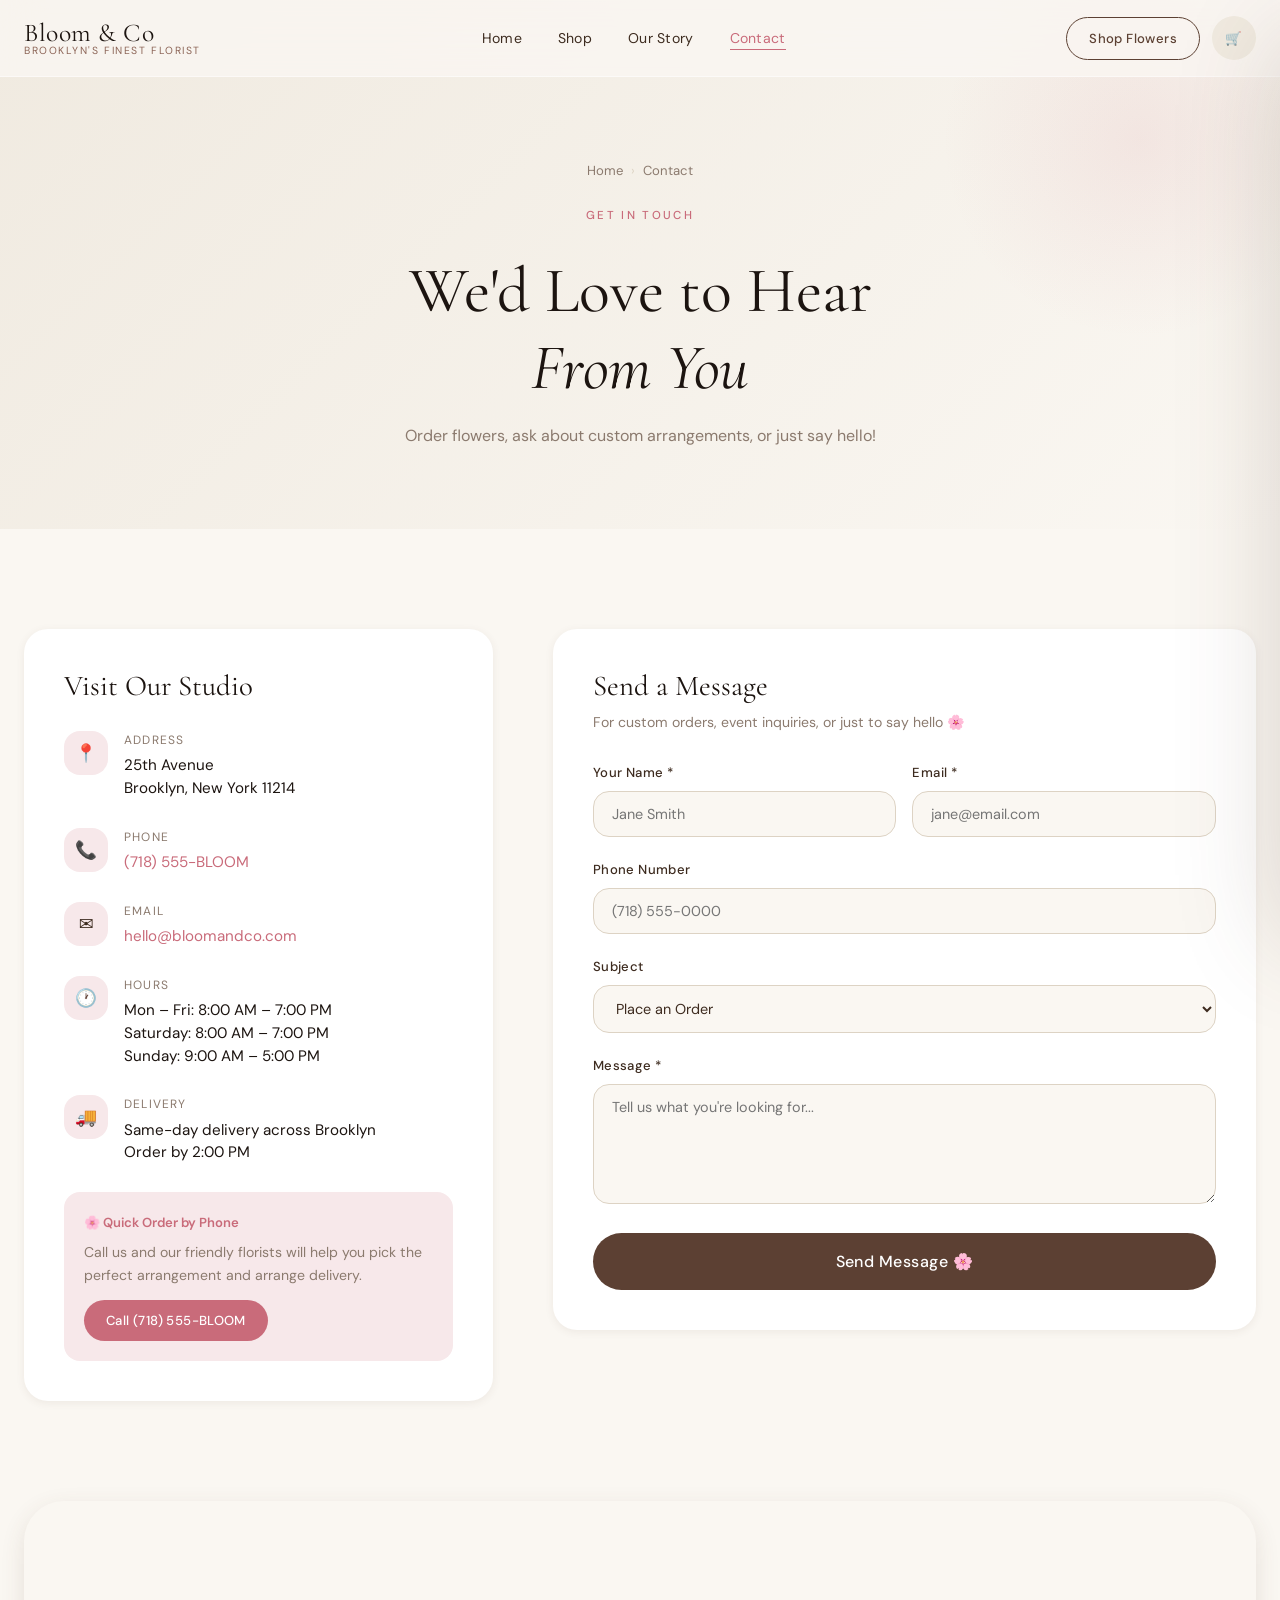
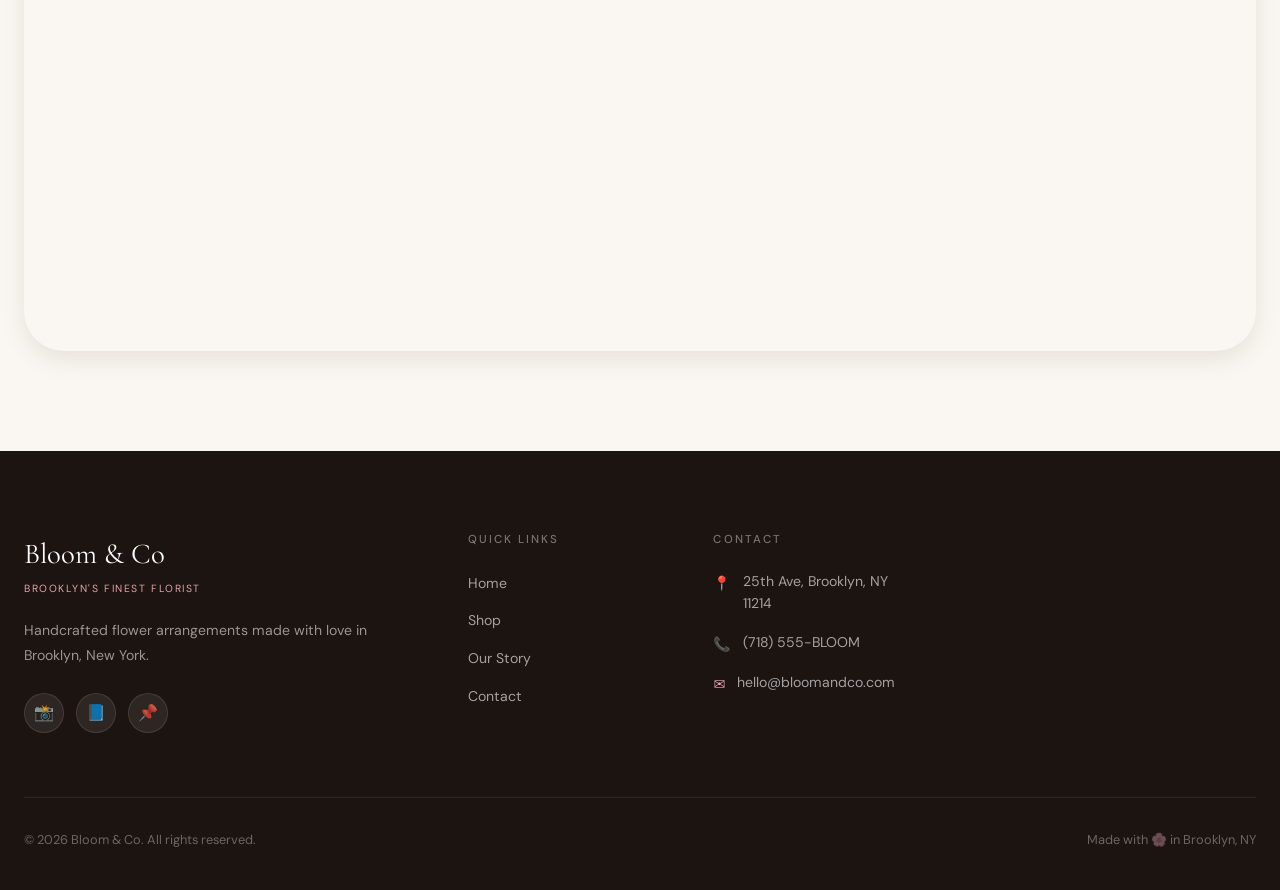
<file: contact.html>
<!DOCTYPE html>
<html lang="en">
<head>
  <meta charset="UTF-8">
  <meta name="viewport" content="width=device-width, initial-scale=1.0">
  <title>Contact Us — Bloom & Co Brooklyn</title>
  <meta name="description" content="Contact Bloom & Co flower shop on 25th Ave, Brooklyn NY. Order by phone or email. Same-day delivery available.">
  <link rel="preconnect" href="https://fonts.googleapis.com">
  <link rel="preconnect" href="https://fonts.gstatic.com" crossorigin>
  <link href="https://fonts.googleapis.com/css2?family=Cormorant+Garamond:ital,wght@0,300;0,400;0,500;0,600;1,300;1,400&family=DM+Sans:wght@300;400;500;600&display=swap" rel="stylesheet">
  <link rel="stylesheet" href="css/style.css">
</head>
<body>

<nav class="navbar scrolled">
  <div class="container nav-inner">
    <a href="index.html" class="nav-logo">
      <span class="nav-logo-name">Bloom & Co</span>
      <span class="nav-logo-tagline">Brooklyn's Finest Florist</span>
    </a>
    <ul class="nav-links">
      <li><a href="index.html">Home</a></li>
      <li><a href="shop.html">Shop</a></li>
      <li><a href="about.html">Our Story</a></li>
      <li><a href="contact.html" class="active">Contact</a></li>
    </ul>
    <div class="nav-actions">
      <a href="shop.html" class="btn btn-secondary btn-sm">Shop Flowers</a>
      <button class="cart-btn" aria-label="Shopping cart">🛒<span class="cart-badge" style="display:none">0</span></button>
      <button class="nav-hamburger" aria-label="Open menu"><span></span><span></span><span></span></button>
    </div>
  </div>
</nav>

<div class="mobile-menu">
  <div class="mobile-menu-overlay"></div>
  <div class="mobile-menu-panel">
    <button class="mobile-menu-close" aria-label="Close menu">✕</button>
    <ul class="mobile-nav-links">
      <li><a href="index.html">Home</a></li>
      <li><a href="shop.html">Shop</a></li>
      <li><a href="about.html">Our Story</a></li>
      <li><a href="contact.html">Contact</a></li>
    </ul>
  </div>
</div>

<div class="cart-overlay"></div>
<div class="cart-sidebar">
  <div class="cart-header"><h2 class="cart-title">Your Cart</h2><button class="cart-close" aria-label="Close shopping cart">✕</button></div>
  <div class="cart-items"></div>
  <div class="cart-footer">
    <div class="cart-total-row"><span>Subtotal</span><span class="cart-subtotal">$0</span></div>
    <div class="cart-total-row"><span>Delivery</span><span class="cart-delivery">$15</span></div>
    <div class="cart-total-row final"><span>Total</span><span class="cart-total">$0</span></div>
    <p class="cart-free-delivery-note" aria-live="polite">Free Brooklyn delivery on orders over $100.</p>
    <a href="tel:+17185550256" class="btn btn-rose btn-lg cart-checkout">📞 Order by Phone</a>
  </div>
</div>

<!-- Page Hero -->
<section class="page-hero">
  <div class="container">
    <div class="breadcrumb">
      <a href="index.html">Home</a><span class="breadcrumb-sep">›</span><span>Contact</span>
    </div>
    <span class="section-eyebrow">Get In Touch</span>
    <h1 style="font-family:var(--font-serif);color:var(--dark);margin-top:12px;font-size:clamp(2.5rem,5vw,4rem);">We'd Love to Hear<br><em>From You</em></h1>
    <p style="color:var(--text-muted);margin-top:16px;font-size:1rem;">Order flowers, ask about custom arrangements, or just say hello!</p>
  </div>
</section>

<!-- Contact Section -->
<section class="section">
  <div class="container">
    <div class="contact-grid">
      <!-- Info -->
      <div class="reveal">
        <div class="contact-info-card">
          <h2 style="font-family:var(--font-serif);font-size:1.8rem;color:var(--dark);margin-bottom:28px;">Visit Our Studio</h2>
          <div class="contact-info-item">
            <div class="contact-info-icon">📍</div>
            <div>
              <div class="contact-info-label">Address</div>
              <div class="contact-info-value">25th Avenue<br>Brooklyn, New York 11214</div>
            </div>
          </div>
          <div class="contact-info-item">
            <div class="contact-info-icon">📞</div>
            <div>
              <div class="contact-info-label">Phone</div>
              <div class="contact-info-value"><a href="tel:+17185550256" style="color:var(--rose)">(718) 555-BLOOM</a></div>
            </div>
          </div>
          <div class="contact-info-item">
            <div class="contact-info-icon">✉️</div>
            <div>
              <div class="contact-info-label">Email</div>
              <div class="contact-info-value"><a href="mailto:hello@bloomandco.com" style="color:var(--rose)">hello@bloomandco.com</a></div>
            </div>
          </div>
          <div class="contact-info-item">
            <div class="contact-info-icon">🕐</div>
            <div>
              <div class="contact-info-label">Hours</div>
              <div class="contact-info-value">
                Mon – Fri: 8:00 AM – 7:00 PM<br>
                Saturday: 8:00 AM – 7:00 PM<br>
                Sunday: 9:00 AM – 5:00 PM
              </div>
            </div>
          </div>
          <div class="contact-info-item">
            <div class="contact-info-icon">🚚</div>
            <div>
              <div class="contact-info-label">Delivery</div>
              <div class="contact-info-value">Same-day delivery across Brooklyn<br>Order by 2:00 PM</div>
            </div>
          </div>

          <!-- Quick Order -->
          <div style="margin-top:28px;padding:20px;background:var(--rose-pale);border-radius:var(--radius-md);">
            <div style="font-size:0.82rem;font-weight:600;color:var(--rose);margin-bottom:8px;">🌸 Quick Order by Phone</div>
            <p style="font-size:0.88rem;color:var(--text-muted);line-height:1.6;">Call us and our friendly florists will help you pick the perfect arrangement and arrange delivery.</p>
            <a href="tel:+17185550256" class="btn btn-rose btn-sm" style="margin-top:14px;display:inline-flex;">Call (718) 555-BLOOM</a>
          </div>
        </div>
      </div>

      <!-- Form -->
      <div class="reveal reveal-delay-1">
        <div class="contact-form-card">
          <h2 style="font-family:var(--font-serif);font-size:1.8rem;color:var(--dark);margin-bottom:8px;">Send a Message</h2>
          <p style="color:var(--text-muted);font-size:0.88rem;margin-bottom:28px;">For custom orders, event inquiries, or just to say hello 🌸</p>
          <form class="contact-form">
            <div class="form-row">
              <div class="form-group">
                <label class="form-label" for="c-name">Your Name *</label>
                <input type="text" id="c-name" class="form-input" placeholder="Jane Smith" required>
              </div>
              <div class="form-group">
                <label class="form-label" for="c-email">Email *</label>
                <input type="email" id="c-email" class="form-input" placeholder="jane@email.com" required>
              </div>
            </div>
            <div class="form-group">
              <label class="form-label" for="c-phone">Phone Number</label>
              <input type="tel" id="c-phone" class="form-input" placeholder="(718) 555-0000">
            </div>
            <div class="form-group">
              <label class="form-label" for="c-subject">Subject</label>
              <select id="c-subject" class="form-select">
                <option>Place an Order</option>
                <option>Custom Arrangement</option>
                <option>Wedding Inquiry</option>
                <option>Event Flowers</option>
                <option>Delivery Question</option>
                <option>Other</option>
              </select>
            </div>
            <div class="form-group">
              <label class="form-label" for="c-message">Message *</label>
              <textarea id="c-message" class="form-textarea" rows="5" placeholder="Tell us what you're looking for..." required></textarea>
            </div>
            <button type="submit" class="btn btn-primary btn-lg" style="width:100%;justify-content:center;">Send Message 🌸</button>
          </form>
        </div>
      </div>
    </div>
  </div>
</section>

<!-- Map Section -->
<section class="map-section">
  <div class="container">
    <div class="map-wrap">
      <iframe
        src="https://www.google.com/maps/embed?pb=!1m18!1m12!1m3!1d3029.0196041427547!2d-74.01234!3d40.61234!2m3!1f0!2f0!3f0!3m2!1i1024!2i768!4f13.1!3m3!1m2!1s0x89c244a5c4b21e75%3A0x0!2s25th+Ave%2C+Brooklyn%2C+NY+11214!5e0!3m2!1sen!2sus!4v1700000000000!5m2!1sen!2sus"
        allowfullscreen=""
        loading="lazy"
        referrerpolicy="no-referrer-when-downgrade"
        title="Bloom & Co location — 25th Ave, Brooklyn, NY">
      </iframe>
    </div>
  </div>
</section>

<footer class="footer">
  <div class="container">
    <div class="footer-grid">
      <div class="footer-brand">
        <span class="footer-logo-name">Bloom & Co</span>
        <span class="footer-logo-tag">Brooklyn's Finest Florist</span>
        <p class="footer-desc">Handcrafted flower arrangements made with love in Brooklyn, New York.</p>
        <div class="footer-social">
          <a href="#" class="social-btn">📸</a>
          <a href="#" class="social-btn">📘</a>
          <a href="#" class="social-btn">📌</a>
        </div>
      </div>
      <div>
        <div class="footer-col-title">Quick Links</div>
        <ul class="footer-links">
          <li><a href="index.html">Home</a></li>
          <li><a href="shop.html">Shop</a></li>
          <li><a href="about.html">Our Story</a></li>
          <li><a href="contact.html">Contact</a></li>
        </ul>
      </div>
      <div>
        <div class="footer-col-title">Contact</div>
        <div class="footer-contact-item"><span class="footer-contact-icon">📍</span><span>25th Ave, Brooklyn, NY 11214</span></div>
        <div class="footer-contact-item"><span class="footer-contact-icon">📞</span><span>(718) 555-BLOOM</span></div>
        <div class="footer-contact-item"><span class="footer-contact-icon">✉️</span><span>hello@bloomandco.com</span></div>
      </div>
    </div>
    <div class="footer-bottom">
      <span>© 2026 Bloom & Co. All rights reserved.</span>
      <span>Made with 🌸 in Brooklyn, NY</span>
    </div>
  </div>
</footer>

<div class="mobile-order-bar" aria-label="Quick order actions">
  <a href="tel:+17185550256" class="btn btn-secondary">📞 Call to Order</a>
  <a href="shop.html" class="btn btn-primary">Shop Flowers</a>
</div>

<script src="data/products.js"></script>
<script src="js/main.js"></script>
</body>
</html>
</file>
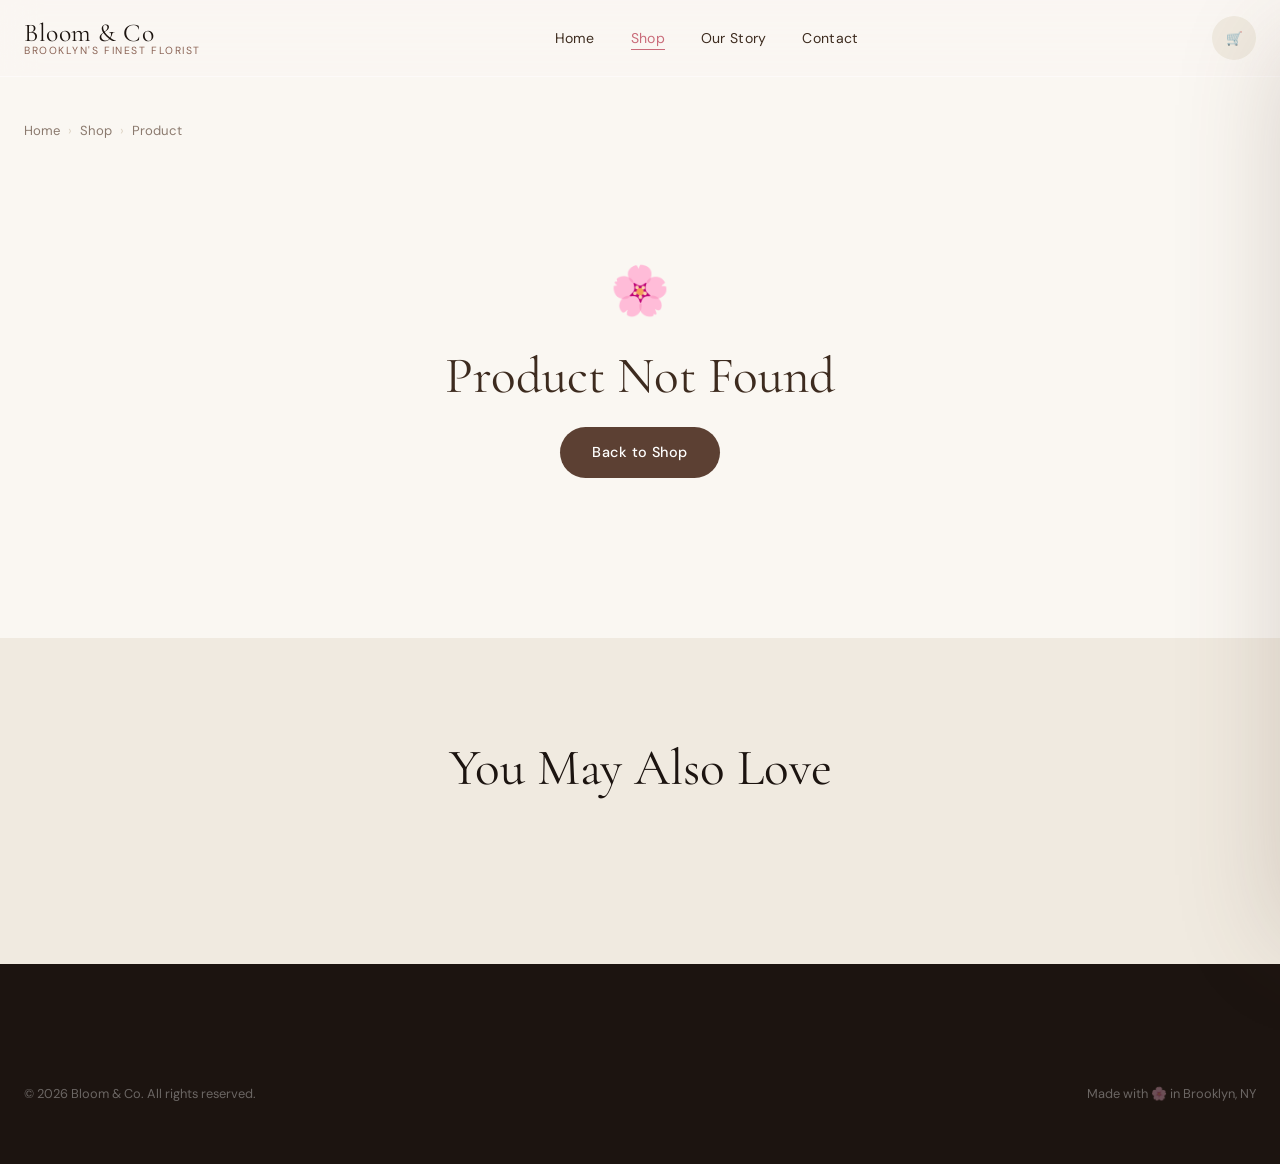
<file: product.html>
<!DOCTYPE html>
<html lang="en">
<head>
  <meta charset="UTF-8">
  <meta name="viewport" content="width=device-width, initial-scale=1.0">
  <title>Product — Bloom & Co Brooklyn</title>
  <meta name="description" content="View details, select size and add to cart. Fresh flower arrangements delivered in Brooklyn, NY.">
  <link rel="preconnect" href="https://fonts.googleapis.com">
  <link rel="preconnect" href="https://fonts.gstatic.com" crossorigin>
  <link href="https://fonts.googleapis.com/css2?family=Cormorant+Garamond:ital,wght@0,300;0,400;0,500;0,600;1,300;1,400&family=DM+Sans:wght@300;400;500;600&display=swap" rel="stylesheet">
  <link rel="stylesheet" href="css/style.css">
  <style>
    .product-detail { padding: 120px 0 80px; }
    .product-detail-grid {
      display: grid;
      grid-template-columns: 1fr 1fr;
      gap: 80px;
      align-items: start;
    }
    .product-detail-img-wrap {
      border-radius: var(--radius-xl);
      overflow: hidden;
      aspect-ratio: 3/4;
      background: var(--stone);
      position: sticky;
      top: 100px;
      box-shadow: var(--shadow-lg);
    }
    .product-detail-img { width:100%; height:100%; object-fit:cover; }
    .product-detail-info { padding-top: 20px; }
    .product-detail-category { font-size:0.75rem; letter-spacing:0.15em; text-transform:uppercase; color:var(--text-muted); margin-bottom:12px; }
    .product-detail-name { font-family:var(--font-serif); font-size:clamp(2rem,4vw,3rem); color:var(--dark); margin-bottom:16px; line-height:1.15; }
    .product-detail-stars { display:flex; gap:4px; color:var(--gold); align-items:center; margin-bottom:20px; }
    .product-detail-stars span { color:var(--text-muted); font-size:0.82rem; margin-left:8px; }
    .product-detail-price { font-size:2rem; font-weight:600; color:var(--bark); margin-bottom:24px; }
    .product-detail-desc { color:var(--text-muted); line-height:1.8; margin-bottom:32px; font-size:0.95rem; }
    .size-selector { margin-bottom:32px; }
    .size-label { font-size:0.82rem; font-weight:500; margin-bottom:12px; display:block; }
    .size-options { display:flex; gap:10px; flex-wrap:wrap; }
    .size-btn {
      padding: 10px 22px;
      border-radius: var(--radius-md);
      border: 1.5px solid var(--stone-dark);
      background: var(--white);
      cursor: pointer;
      font-size: 0.85rem;
      transition: var(--transition);
      text-align: center;
    }
    .size-btn:hover, .size-btn.active { border-color:var(--bark); background:var(--bark); color:white; }
    .size-btn .size-stems { font-size:0.72rem; color:var(--text-muted); display:block; margin-top:2px; }
    .size-btn.active .size-stems { color:rgba(255,255,255,0.7); }
    .qty-selector { display:flex; align-items:center; gap:16px; margin-bottom:28px; }
    .qty-selector-label { font-size:0.82rem; font-weight:500; }
    .qty-controls { display:flex; align-items:center; gap:12px; }
    .product-cta { display:flex; gap:12px; margin-bottom:40px; flex-wrap:wrap; }
    .product-features { display:grid; grid-template-columns:1fr 1fr; gap:12px; margin-top:32px; }
    .product-feature-item {
      background: var(--stone);
      border-radius: var(--radius-md);
      padding: 14px 18px;
      display:flex; gap:10px; align-items:center;
      font-size:0.82rem; color:var(--text-muted);
    }
    .delivery-badge {
      background: var(--sage-light);
      color: #2d5e27;
      border-radius: var(--radius-md);
      padding: 16px 20px;
      font-size:0.88rem;
      margin-bottom:28px;
      display:flex; gap:12px; align-items:center;
    }
    @media(max-width:768px){
      .product-detail-grid { grid-template-columns:1fr; gap:32px; }
      .product-detail-img-wrap { position:static; aspect-ratio:4/3; }
    }
  </style>
</head>
<body>

<nav class="navbar scrolled">
  <div class="container nav-inner">
    <a href="index.html" class="nav-logo">
      <span class="nav-logo-name">Bloom & Co</span>
      <span class="nav-logo-tagline">Brooklyn's Finest Florist</span>
    </a>
    <ul class="nav-links">
      <li><a href="index.html">Home</a></li>
      <li><a href="shop.html" class="active">Shop</a></li>
      <li><a href="about.html">Our Story</a></li>
      <li><a href="contact.html">Contact</a></li>
    </ul>
    <div class="nav-actions">
      <button class="cart-btn" aria-label="Shopping cart">🛒<span class="cart-badge" style="display:none">0</span></button>
      <button class="nav-hamburger" aria-label="Open menu"><span></span><span></span><span></span></button>
    </div>
  </div>
</nav>

<div class="mobile-menu">
  <div class="mobile-menu-overlay"></div>
  <div class="mobile-menu-panel">
    <button class="mobile-menu-close" aria-label="Close menu">✕</button>
    <ul class="mobile-nav-links">
      <li><a href="index.html">Home</a></li>
      <li><a href="shop.html">Shop</a></li>
      <li><a href="about.html">Our Story</a></li>
      <li><a href="contact.html">Contact</a></li>
    </ul>
  </div>
</div>

<div class="cart-overlay"></div>
<div class="cart-sidebar">
  <div class="cart-header"><h2 class="cart-title">Your Cart</h2><button class="cart-close" aria-label="Close shopping cart">✕</button></div>
  <div class="cart-items"></div>
  <div class="cart-footer">
    <div class="cart-total-row"><span>Subtotal</span><span class="cart-subtotal">$0</span></div>
    <div class="cart-total-row"><span>Delivery</span><span class="cart-delivery">$15</span></div>
    <div class="cart-total-row final"><span>Total</span><span class="cart-total">$0</span></div>
    <p class="cart-free-delivery-note" aria-live="polite">Free Brooklyn delivery on orders over $100.</p>
    <a href="tel:+17185550256" class="btn btn-rose btn-lg cart-checkout">📞 Order by Phone</a>
  </div>
</div>

<section class="product-detail">
  <div class="container">
    <div class="breadcrumb" style="justify-content:flex-start;margin-bottom:32px;">
      <a href="index.html">Home</a>
      <span class="breadcrumb-sep">›</span>
      <a href="shop.html">Shop</a>
      <span class="breadcrumb-sep">›</span>
      <span id="breadcrumb-name">Product</span>
    </div>
    <div class="product-detail-grid" id="product-content">
      <div style="text-align:center;padding:80px 0;grid-column:1/-1;color:var(--text-muted)">Loading...</div>
    </div>
  </div>
</section>

<!-- Related Products -->
<section class="section" style="background:var(--stone);">
  <div class="container">
    <div class="section-header">
      <h2 class="section-title reveal">You May Also Love</h2>
    </div>
    <div class="products-grid" id="related-grid"></div>
  </div>
</section>

<footer class="footer">
  <div class="container">
    <div class="footer-bottom" style="border:none;padding:40px 0 20px;">
      <span>© 2026 Bloom & Co. All rights reserved.</span>
      <span>Made with 🌸 in Brooklyn, NY</span>
    </div>
  </div>
</footer>

<div class="mobile-order-bar" aria-label="Quick order actions">
  <a href="tel:+17185550256" class="btn btn-secondary">📞 Call to Order</a>
  <button type="button" class="btn btn-primary" data-cart-open>View Cart</button>
</div>

<script src="data/products.js"></script>
<script src="js/main.js"></script>
<script>
document.addEventListener('DOMContentLoaded', () => {
  const params = new URLSearchParams(window.location.search);
  const id = params.get('id');
  const product = id ? ProductsStore.getById(id) : null;

  if (!product) {
    document.getElementById('product-content').innerHTML = `
      <div style="grid-column:1/-1;text-align:center;padding:80px 0">
        <div style="font-size:3rem;margin-bottom:16px">🌸</div>
        <h2 style="font-family:var(--font-serif)">Product Not Found</h2>
        <a href="shop.html" class="btn btn-primary" style="margin-top:20px;display:inline-flex">Back to Shop</a>
      </div>`;
    return;
  }

  document.title = `${product.name} — Bloom & Co`;
  document.getElementById('breadcrumb-name').textContent = product.name;

  let selectedSize = product.sizes ? product.sizes[1] || product.sizes[0] : null;
  let qty = 1;

  function getPrice() {
    return selectedSize ? selectedSize.price : product.price;
  }

  function render() {
    document.getElementById('product-content').innerHTML = `
      <div class="product-detail-img-wrap reveal">
        <img src="${product.image}" alt="${product.name}" class="product-detail-img" onerror="this.src='images/roses.jpg'">
      </div>
      <div class="product-detail-info reveal reveal-delay-1">
        <div class="product-detail-category">${product.category} · ${product.occasion}</div>
        ${product.badge ? `<span class="tag tag-${product.badgeType} " style="margin-bottom:12px;">${product.badge}</span>` : ''}
        <h1 class="product-detail-name">${product.name}</h1>
        <div class="product-detail-stars">
          ${'★'.repeat(product.stars)}${'☆'.repeat(5-product.stars)}
          <span>${product.reviews} reviews</span>
        </div>

        <div class="delivery-badge">
          <span>🚚</span>
          <span>Same-day delivery in Brooklyn, NY · Order by 2 PM</span>
        </div>

        <div class="product-detail-price" id="detail-price">$${getPrice()}</div>
        <p class="product-detail-desc">${product.description}</p>

        ${product.sizes ? `
        <div class="size-selector">
          <span class="size-label">Select Size:</span>
          <div class="size-options">
            ${product.sizes.map((s, i) => `
              <button type="button" class="size-btn ${s.label === (selectedSize?.label) ? 'active' : ''}" data-idx="${i}" aria-pressed="${s.label === (selectedSize?.label)}">
                ${s.label}
                <span class="size-stems">${s.stems} · $${s.price}</span>
              </button>`).join('')}
          </div>
        </div>` : ''}

        <div class="qty-selector">
          <span class="qty-selector-label">Quantity:</span>
          <div class="qty-controls">
            <button type="button" class="qty-btn" id="qty-dec" aria-label="Decrease quantity">−</button>
            <span class="qty-num" id="qty-display">${qty}</span>
            <button type="button" class="qty-btn" id="qty-inc" aria-label="Increase quantity">+</button>
          </div>
        </div>

        <div class="product-cta">
          <button class="btn btn-primary btn-lg" id="add-cart-btn" style="flex:1;">🛒 Add to Cart</button>
          <button type="button" class="btn btn-ghost btn-icon" id="wish-btn" title="Add to wishlist" aria-label="Add to wishlist">
            ${WishlistStore.has(product.id) ? '❤️' : '🤍'}
          </button>
        </div>

        <div class="product-features">
          <div class="product-feature-item">🌿 Farm-fresh flowers</div>
          <div class="product-feature-item">📍 Brooklyn delivery</div>
          <div class="product-feature-item">✂️ Hand-arranged</div>
          <div class="product-feature-item">♻️ Eco packaging</div>
        </div>
      </div>`;

    // Size buttons
      document.querySelectorAll('.size-btn').forEach(btn => {
        btn.addEventListener('click', () => {
          document.querySelectorAll('.size-btn').forEach(b => b.classList.remove('active'));
          document.querySelectorAll('.size-btn').forEach(b => b.setAttribute('aria-pressed', 'false'));
          btn.classList.add('active');
          btn.setAttribute('aria-pressed', 'true');
        selectedSize = product.sizes[parseInt(btn.dataset.idx)];
        document.getElementById('detail-price').textContent = `$${getPrice()}`;
      });
    });

    // Qty
    document.getElementById('qty-dec')?.addEventListener('click', () => {
      if (qty > 1) { qty--; document.getElementById('qty-display').textContent = qty; }
    });
    document.getElementById('qty-inc')?.addEventListener('click', () => {
      qty++;
      document.getElementById('qty-display').textContent = qty;
    });

    // Add to cart
    document.getElementById('add-cart-btn')?.addEventListener('click', () => {
      for (let i = 0; i < qty; i++) CartStore.add(product.id, 1, selectedSize);
      showToast(`${product.name} added to cart! 🌸`);
      document.getElementById('add-cart-btn').innerHTML = '✓ Added to Cart!';
      document.getElementById('add-cart-btn').style.background = 'var(--sage)';
      setTimeout(() => {
        document.getElementById('add-cart-btn').innerHTML = '🛒 Add to Cart';
        document.getElementById('add-cart-btn').style.background = '';
      }, 2000);
    });

    // Wishlist
    document.getElementById('wish-btn')?.addEventListener('click', () => {
      const added = WishlistStore.toggle(product.id);
      document.getElementById('wish-btn').textContent = added ? '❤️' : '🤍';
      document.getElementById('wish-btn').setAttribute('aria-label', added ? 'Remove from wishlist' : 'Add to wishlist');
      showToast(added ? 'Added to wishlist 🌸' : 'Removed from wishlist');
    });
  }

  render();

  // Related products
  const related = ProductsStore.getAll()
    .filter(p => p.id !== product.id && (p.occasion === product.occasion || p.category === product.category) && p.available)
    .slice(0, 4);
  const relatedGrid = document.getElementById('related-grid');
  if (relatedGrid && related.length > 0) renderProducts(relatedGrid, related);
  else if (relatedGrid) relatedGrid.parentElement.style.display = 'none';
});
</script>
</body>
</html>
</file>
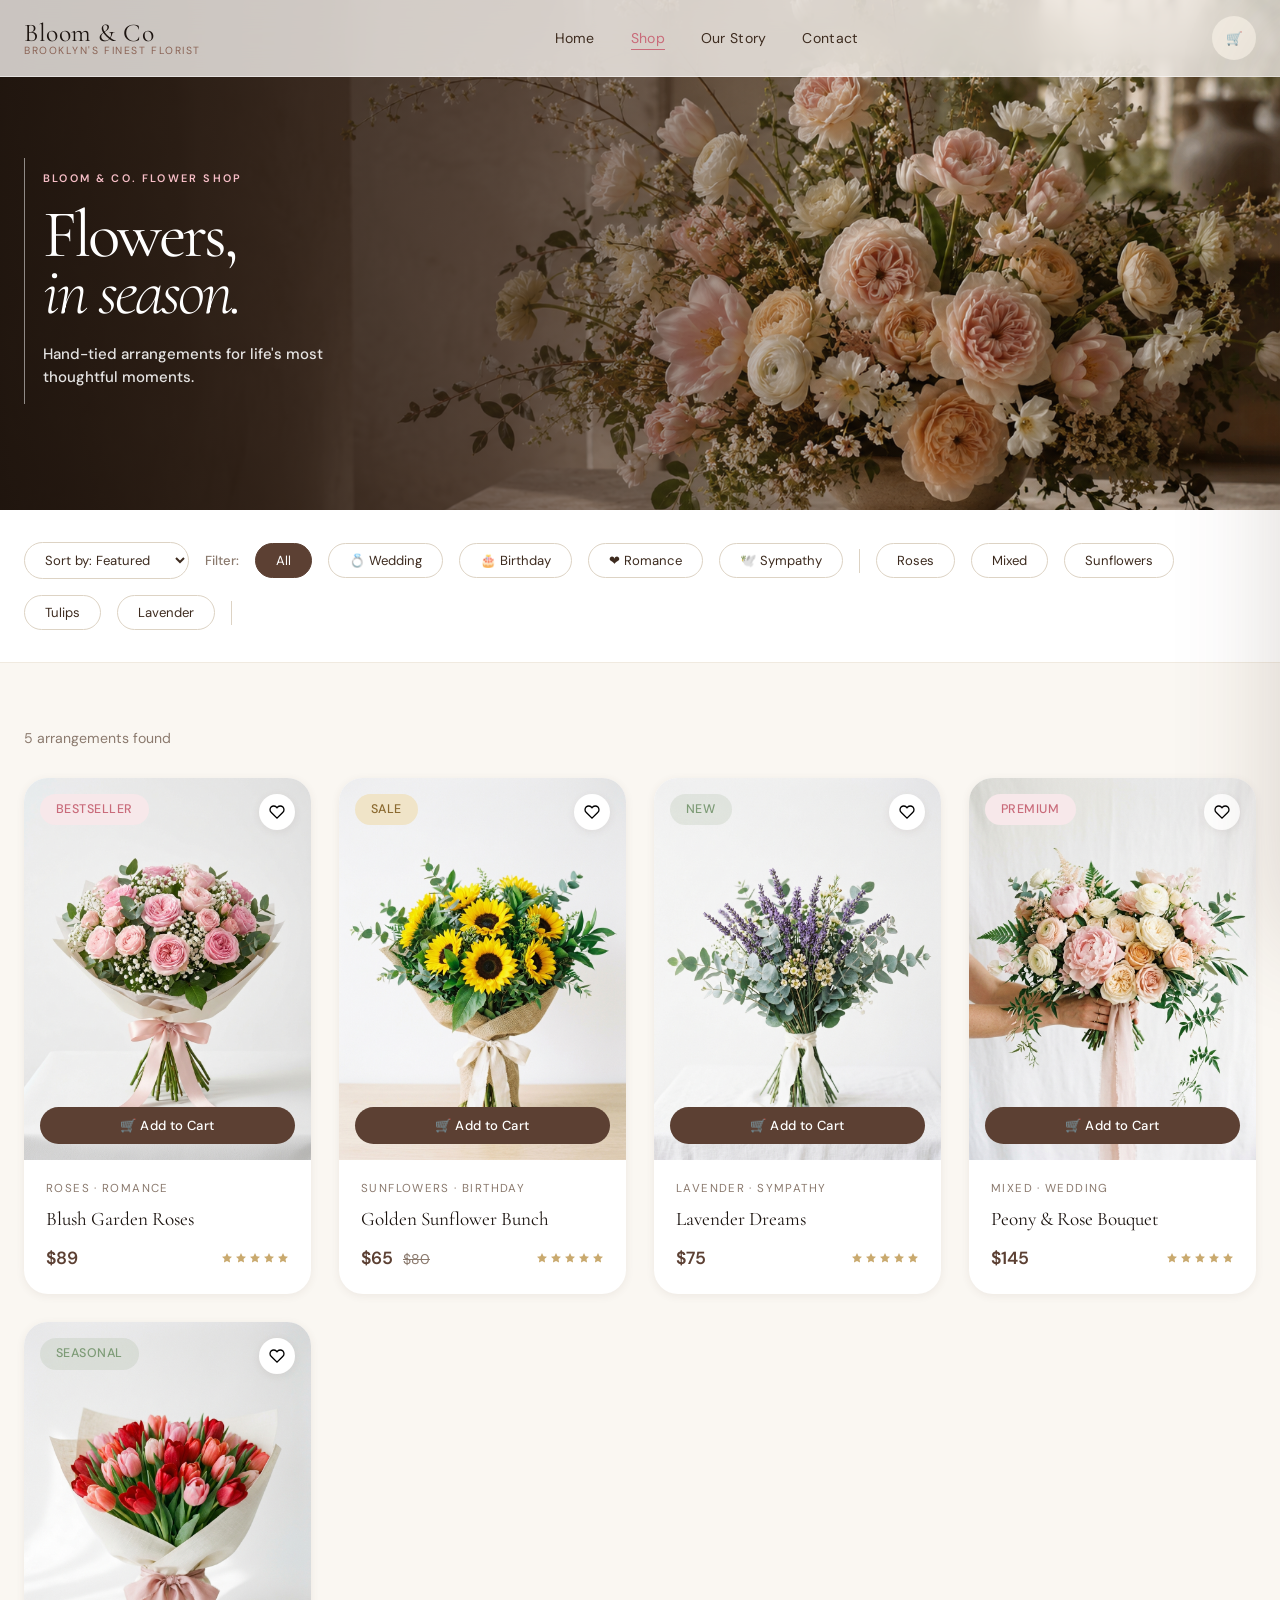
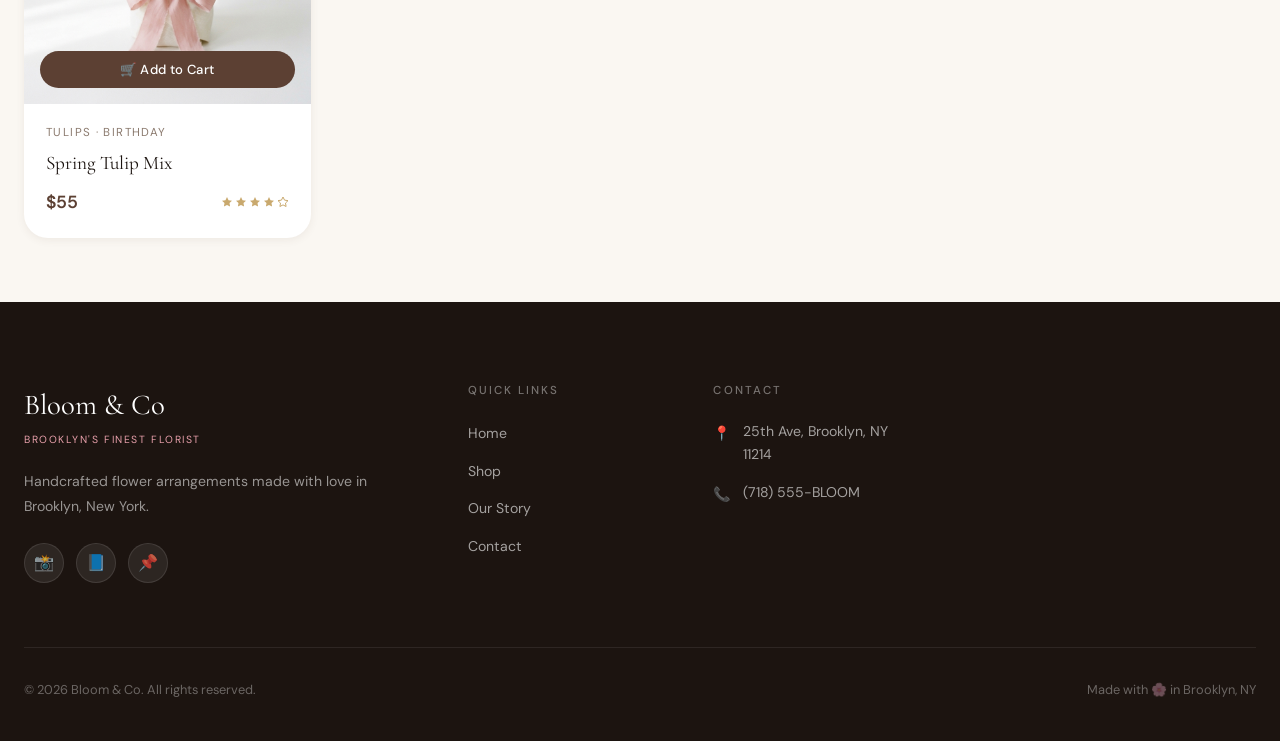
<file: shop.html>
<!DOCTYPE html>
<html lang="en">
<head>
  <meta charset="UTF-8">
  <meta name="viewport" content="width=device-width, initial-scale=1.0">
  <title>Shop Flowers — Bloom & Co Brooklyn</title>
  <meta name="description" content="Browse our full collection of fresh flowers. Filter by occasion, color and price. Same-day delivery in Brooklyn, NY.">
  <link rel="preconnect" href="https://fonts.googleapis.com">
  <link rel="preconnect" href="https://fonts.gstatic.com" crossorigin>
  <link href="https://fonts.googleapis.com/css2?family=Cormorant+Garamond:ital,wght@0,300;0,400;0,500;0,600;1,300;1,400&family=DM+Sans:wght@300;400;500;600&display=swap" rel="stylesheet">
  <link rel="stylesheet" href="css/style.css">
</head>
<body>

<!-- Navigation -->
<nav class="navbar scrolled" id="navbar">
  <div class="container nav-inner">
    <a href="index.html" class="nav-logo">
      <span class="nav-logo-name">Bloom & Co</span>
      <span class="nav-logo-tagline">Brooklyn's Finest Florist</span>
    </a>
    <ul class="nav-links">
      <li><a href="index.html">Home</a></li>
      <li><a href="shop.html" class="active">Shop</a></li>
      <li><a href="about.html">Our Story</a></li>
      <li><a href="contact.html">Contact</a></li>
    </ul>
    <div class="nav-actions">
      <button class="cart-btn" aria-label="Shopping cart">
        🛒
        <span class="cart-badge" style="display:none">0</span>
      </button>
    <button class="nav-hamburger" aria-label="Open menu">
        <span></span><span></span><span></span>
      </button>
    </div>
  </div>
</nav>

<!-- Mobile Menu -->
<div class="mobile-menu">
  <div class="mobile-menu-overlay"></div>
  <div class="mobile-menu-panel">
    <button class="mobile-menu-close" aria-label="Close menu">✕</button>
    <ul class="mobile-nav-links">
      <li><a href="index.html">Home</a></li>
      <li><a href="shop.html">Shop</a></li>
      <li><a href="about.html">Our Story</a></li>
      <li><a href="contact.html">Contact</a></li>
    </ul>
  </div>
</div>

<!-- Cart -->
<div class="cart-overlay"></div>
<div class="cart-sidebar">
  <div class="cart-header">
    <h2 class="cart-title">Your Cart</h2>
    <button class="cart-close" aria-label="Close shopping cart">✕</button>
  </div>
  <div class="cart-items"></div>
  <div class="cart-footer">
    <div class="cart-total-row"><span>Subtotal</span><span class="cart-subtotal">$0</span></div>
    <div class="cart-total-row"><span>Delivery (Brooklyn)</span><span class="cart-delivery">$15</span></div>
    <div class="cart-total-row final"><span>Total</span><span class="cart-total">$0</span></div>
    <p class="cart-free-delivery-note" aria-live="polite">Free Brooklyn delivery on orders over $100.</p>
    <a href="tel:+17185550256" class="btn btn-rose btn-lg cart-checkout">📞 Order by Phone</a>
    <p style="font-size:0.75rem;text-align:center;color:var(--text-muted);margin-top:10px;">We'll call to confirm your order and delivery details.</p>
  </div>
</div>

<!-- Page Hero -->
<section class="page-hero shop-page-hero">
  <div class="container">
    <div class="shop-hero-copy">
      <span class="shop-hero-kicker">Bloom &amp; Co. flower shop</span>
      <h1 id="shop-page-title">Flowers,<br><em>in season.</em></h1>
      <p id="shop-page-sub">
        Hand-tied arrangements for life's most thoughtful moments.
      </p>
    </div>
  </div>
</section>

<!-- Filters -->
<div class="shop-filters">
  <div class="container">
    <div class="filters-row">
      <select class="sort-select" id="sort-select" aria-label="Sort flower collection">
        <option value="default">Sort by: Featured</option>
        <option value="price-asc">Price: Low to High</option>
        <option value="price-desc">Price: High to Low</option>
        <option value="name-asc">Name: A–Z</option>
        <option value="newest">Newest First</option>
      </select>
      <span class="filter-label">Filter:</span>
      <button class="filter-btn active" data-filter="all" data-type="occasion" id="filter-all">All</button>
      <button class="filter-btn" data-filter="Wedding" data-type="occasion">💍 Wedding</button>
      <button class="filter-btn" data-filter="Birthday" data-type="occasion">🎂 Birthday</button>
      <button class="filter-btn" data-filter="Romance" data-type="occasion">❤️ Romance</button>
      <button class="filter-btn" data-filter="Sympathy" data-type="occasion">🕊️ Sympathy</button>
      <div class="filter-divider"></div>
      <button class="filter-btn" data-filter="Roses" data-type="category">Roses</button>
      <button class="filter-btn" data-filter="Mixed" data-type="category">Mixed</button>
      <button class="filter-btn" data-filter="Sunflowers" data-type="category">Sunflowers</button>
      <button class="filter-btn" data-filter="Tulips" data-type="category">Tulips</button>
      <button class="filter-btn" data-filter="Lavender" data-type="category">Lavender</button>
      <div class="filter-divider"></div>
    </div>
  </div>
</div>

<!-- Products -->
<section class="shop-results">
  <div class="container">
    <div id="results-count" style="font-size:0.88rem;color:var(--text-muted);margin-bottom:28px;"></div>
    <div class="products-grid" id="shop-products-grid">
      <!-- Filled by JS -->
    </div>
  </div>
</section>

<!-- Footer -->
<footer class="footer">
  <div class="container">
    <div class="footer-grid">
      <div class="footer-brand">
        <span class="footer-logo-name">Bloom & Co</span>
        <span class="footer-logo-tag">Brooklyn's Finest Florist</span>
        <p class="footer-desc">Handcrafted flower arrangements made with love in Brooklyn, New York.</p>
        <div class="footer-social">
          <a href="#" class="social-btn">📸</a>
          <a href="#" class="social-btn">📘</a>
          <a href="#" class="social-btn">📌</a>
        </div>
      </div>
      <div>
        <div class="footer-col-title">Quick Links</div>
        <ul class="footer-links">
          <li><a href="index.html">Home</a></li>
          <li><a href="shop.html">Shop</a></li>
          <li><a href="about.html">Our Story</a></li>
          <li><a href="contact.html">Contact</a></li>
        </ul>
      </div>
      <div>
        <div class="footer-col-title">Contact</div>
        <div class="footer-contact-item"><span class="footer-contact-icon">📍</span><span>25th Ave, Brooklyn, NY 11214</span></div>
        <div class="footer-contact-item"><span class="footer-contact-icon">📞</span><span>(718) 555-BLOOM</span></div>
      </div>
    </div>
    <div class="footer-bottom">
      <span>© 2026 Bloom & Co. All rights reserved.</span>
      <span>Made with 🌸 in Brooklyn, NY</span>
    </div>
  </div>
</footer>

<div class="mobile-order-bar" aria-label="Quick order actions">
  <a href="tel:+17185550256" class="btn btn-secondary">📞 Call to Order</a>
  <a href="index.html" class="btn btn-primary">Home</a>
</div>

<script src="data/products.js"></script>
<script src="js/main.js"></script>
<script>
document.addEventListener('DOMContentLoaded', () => {
  const grid = document.getElementById('shop-products-grid');
  const countEl = document.getElementById('results-count');
  let currentFilter = 'all';
  let currentType = 'occasion';
  let currentSort = 'default';

  // Read URL params
  const params = new URLSearchParams(window.location.search);
  const urlOccasion = params.get('occasion');
  if (urlOccasion) {
    currentFilter = urlOccasion;
    currentType = 'occasion';
    document.getElementById('shop-page-title').textContent = urlOccasion + ' Flowers';
    document.querySelectorAll('.filter-btn').forEach(b => {
      b.classList.toggle('active', b.dataset.filter === urlOccasion);
    });
  }

  function getProducts() {
    let products;
    if (currentFilter === 'all') {
      products = ProductsStore.getAll().filter(p => p.available);
    } else if (currentType === 'category') {
      products = ProductsStore.getByCategory(currentFilter);
    } else {
      products = ProductsStore.getByOccasion(currentFilter);
    }

    // Sort
    if (currentSort === 'price-asc') products.sort((a,b) => a.price - b.price);
    else if (currentSort === 'price-desc') products.sort((a,b) => b.price - a.price);
    else if (currentSort === 'name-asc') products.sort((a,b) => a.name.localeCompare(b.name));
    else if (currentSort === 'newest') products.sort((a,b) => b.createdAt.localeCompare(a.createdAt));
    else products.sort((a,b) => (b.featured ? 1 : 0) - (a.featured ? 1 : 0));

    return products;
  }

  function refresh() {
    const products = getProducts();
    countEl.textContent = `${products.length} arrangement${products.length !== 1 ? 's' : ''} found`;
    renderProducts(grid, products);
  }

  // Filter buttons
  document.querySelectorAll('.filter-btn').forEach(btn => {
    btn.addEventListener('click', () => {
      document.querySelectorAll('.filter-btn').forEach(b => b.classList.remove('active'));
      btn.classList.add('active');
      currentFilter = btn.dataset.filter;
      currentType = btn.dataset.type;
      refresh();
    });
  });

  // Sort
  document.getElementById('sort-select').addEventListener('change', e => {
    currentSort = e.target.value;
    refresh();
  });

  refresh();
});
</script>
</body>
</html>
</file>
<file: css/style.css>
/* ===================================================
   BLOOM & CO — Main Styles
   2026 Design System: Liquid Glass + Bento Grid + Nature
   =================================================== */

@import url('https://fonts.googleapis.com/css2?family=Cormorant+Garamond:ital,wght@0,300;0,400;0,500;0,600;1,300;1,400&family=DM+Sans:wght@300;400;500;600&display=swap');

/* ---- CSS Custom Properties ---- */
:root {
  --cream:        #FAF7F2;
  --stone:        #F0EAE0;
  --stone-dark:   #DDD3C4;
  --bark:         #5C4033;
  --bark-light:   #8B6355;
  --rose:         #C96B7A;
  --rose-light:   #E8A0AB;
  --rose-pale:    #F7E8EA;
  --sage:         #7D9B76;
  --sage-light:   #B5CFAE;
  --gold:         #C9A96E;
  --gold-pale:    #F0E4C8;
  --white:        #FFFFFF;
  --dark:         #1C1410;
  --text-primary: #3D2B1F;
  --text-muted:   #8B7A6E;
  --glass-bg:     rgba(255,255,255,0.55);
  --glass-border: rgba(255,255,255,0.75);
  --glass-shadow: 0 8px 32px rgba(92,64,51,0.08);
  --blur:         blur(20px);
  --radius-sm:    8px;
  --radius-md:    16px;
  --radius-lg:    24px;
  --radius-xl:    40px;
  --radius-full:  9999px;
  --shadow-sm:    0 2px 8px rgba(92,64,51,0.08);
  --shadow-md:    0 8px 24px rgba(92,64,51,0.12);
  --shadow-lg:    0 20px 60px rgba(92,64,51,0.15);
  --shadow-xl:    0 40px 100px rgba(92,64,51,0.2);
  --transition:   all 0.35s cubic-bezier(0.4, 0, 0.2, 1);
  --font-serif:   'Cormorant Garamond', Georgia, serif;
  --font-sans:    'DM Sans', system-ui, sans-serif;
}

/* ---- Reset & Base ---- */
*, *::before, *::after { box-sizing: border-box; margin: 0; padding: 0; }

html { scroll-behavior: smooth; font-size: 16px; }

body {
  font-family: var(--font-sans);
  background-color: var(--cream);
  color: var(--text-primary);
  line-height: 1.6;
  overflow-x: hidden;
}

::selection { background: var(--rose); color: var(--white); }

a:focus-visible,
button:focus-visible,
input:focus-visible,
select:focus-visible,
textarea:focus-visible {
  outline: 3px solid rgba(201,107,122,0.45);
  outline-offset: 3px;
}

button:disabled { cursor: not-allowed; opacity: 0.6; }

img { display: block; max-width: 100%; height: auto; }
a { color: inherit; text-decoration: none; }
button { font-family: var(--font-sans); cursor: pointer; border: none; background: none; }
input, select, textarea { font-family: var(--font-sans); }

/* ---- Typography ---- */
h1, h2, h3, h4, h5, h6 { font-family: var(--font-serif); font-weight: 400; line-height: 1.2; }
h1 { font-size: clamp(3rem, 6vw, 5.5rem); }
h2 { font-size: clamp(2rem, 4vw, 3.5rem); }
h3 { font-size: clamp(1.4rem, 2.5vw, 2rem); }
h4 { font-size: clamp(1.1rem, 1.8vw, 1.4rem); }

.serif { font-family: var(--font-serif); }
.italic { font-style: italic; }

/* ---- Layout Utilities ---- */
.container { max-width: 1320px; margin: 0 auto; padding: 0 24px; }
.section { padding: 100px 0; }
.section-sm { padding: 60px 0; }

.flex { display: flex; }
.flex-center { display: flex; align-items: center; justify-content: center; }
.flex-between { display: flex; align-items: center; justify-content: space-between; }
.grid { display: grid; }

/* ---- Liquid Glass Components ---- */
.glass {
  background: var(--glass-bg);
  backdrop-filter: var(--blur);
  -webkit-backdrop-filter: var(--blur);
  border: 1px solid var(--glass-border);
  box-shadow: var(--glass-shadow);
}

.glass-dark {
  background: rgba(28, 20, 16, 0.6);
  backdrop-filter: blur(24px);
  -webkit-backdrop-filter: blur(24px);
  border: 1px solid rgba(255, 255, 255, 0.12);
}

/* ---- Buttons ---- */
.btn {
  display: inline-flex;
  align-items: center;
  gap: 8px;
  padding: 14px 32px;
  border-radius: var(--radius-full);
  font-size: 0.9rem;
  font-weight: 500;
  letter-spacing: 0.03em;
  transition: var(--transition);
  cursor: pointer;
  border: none;
}

.btn-primary {
  background: var(--bark);
  color: var(--white);
}

.btn-primary:hover {
  background: var(--rose);
  transform: translateY(-2px);
  box-shadow: 0 12px 30px rgba(201, 107, 122, 0.3);
}

.btn-secondary {
  background: transparent;
  color: var(--bark);
  border: 1.5px solid var(--bark);
}

.btn-secondary:hover {
  background: var(--bark);
  color: var(--white);
  transform: translateY(-2px);
}

.btn-rose {
  background: var(--rose);
  color: var(--white);
}

.btn-rose:hover {
  background: #b85b68;
  transform: translateY(-2px);
  box-shadow: 0 12px 30px rgba(201, 107, 122, 0.35);
}

.btn-ghost {
  background: var(--glass-bg);
  backdrop-filter: var(--blur);
  color: var(--bark);
  border: 1px solid var(--glass-border);
}

.btn-ghost:hover {
  background: var(--white);
  transform: translateY(-2px);
}

.btn-sm { padding: 10px 22px; font-size: 0.82rem; }
.btn-lg { padding: 18px 44px; font-size: 1rem; }

.btn-icon {
  width: 44px;
  height: 44px;
  padding: 0;
  border-radius: var(--radius-full);
  display: inline-flex;
  align-items: center;
  justify-content: center;
}

/* ---- Tag / Badge ---- */
.tag {
  display: inline-flex;
  align-items: center;
  padding: 6px 16px;
  border-radius: var(--radius-full);
  font-size: 0.78rem;
  font-weight: 500;
  letter-spacing: 0.04em;
  text-transform: uppercase;
}

.tag-cream { background: var(--stone); color: var(--bark); }
.tag-rose  { background: var(--rose-pale); color: var(--rose); }
.tag-sage  { background: rgba(125,155,118,0.15); color: var(--sage); }
.tag-gold  { background: var(--gold-pale); color: #8B6A30; }

/* ===================================================
   NAVIGATION
   =================================================== */
.navbar {
  position: fixed;
  top: 0;
  left: 0;
  right: 0;
  z-index: 1000;
  padding: 16px 0;
  background: rgba(250,247,242,0.78);
  backdrop-filter: blur(18px);
  -webkit-backdrop-filter: blur(18px);
  border-bottom: 1px solid rgba(255,255,255,0.5);
  transition: var(--transition);
}

.navbar.scrolled {
  background: rgba(250,247,242,0.85);
  backdrop-filter: blur(24px);
  -webkit-backdrop-filter: blur(24px);
  border-bottom: 1px solid rgba(255,255,255,0.6);
  box-shadow: 0 4px 24px rgba(92,64,51,0.08);
  padding: 12px 0;
}

.nav-inner {
  display: flex;
  align-items: center;
  justify-content: space-between;
}

.nav-logo {
  display: flex;
  flex-direction: column;
  line-height: 1;
}

.nav-logo-name {
  font-family: var(--font-serif);
  font-size: 1.6rem;
  font-weight: 400;
  color: var(--dark);
  letter-spacing: 0.02em;
}

.nav-logo-tagline {
  font-size: 0.65rem;
  letter-spacing: 0.15em;
  text-transform: uppercase;
  color: var(--bark-light);
}

.nav-links {
  display: flex;
  align-items: center;
  gap: 36px;
  list-style: none;
}

.nav-links a {
  font-size: 0.88rem;
  font-weight: 400;
  color: var(--text-primary);
  letter-spacing: 0.02em;
  position: relative;
  transition: color 0.25s;
}

.nav-links a::after {
  content: '';
  position: absolute;
  bottom: -3px;
  left: 0;
  width: 0;
  height: 1px;
  background: var(--rose);
  transition: width 0.3s ease;
}

.nav-links a:hover { color: var(--rose); }
.nav-links a:hover::after { width: 100%; }
.nav-links a.active { color: var(--rose); }
.nav-links a.active::after { width: 100%; }

.nav-actions {
  display: flex;
  align-items: center;
  gap: 12px;
}

.cart-btn {
  position: relative;
  width: 44px;
  height: 44px;
  border-radius: var(--radius-full);
  background: var(--stone);
  display: flex;
  align-items: center;
  justify-content: center;
  transition: var(--transition);
  cursor: pointer;
  border: none;
}

.cart-btn:hover {
  background: var(--bark);
  color: var(--white);
}

.cart-badge {
  position: absolute;
  top: -4px;
  right: -4px;
  width: 18px;
  height: 18px;
  background: var(--rose);
  color: white;
  border-radius: 50%;
  font-size: 0.65rem;
  display: flex;
  align-items: center;
  justify-content: center;
  font-weight: 600;
}

.nav-hamburger {
  display: none;
  flex-direction: column;
  gap: 5px;
  cursor: pointer;
  padding: 8px;
  border-radius: var(--radius-sm);
}

.nav-hamburger span {
  width: 24px;
  height: 2px;
  background: var(--dark);
  border-radius: 2px;
  transition: var(--transition);
}

/* ===================================================
   HERO SECTION
   =================================================== */
.hero {
  position: relative;
  height: 100vh;
  min-height: 700px;
  display: flex;
  align-items: center;
  overflow: hidden;
}

.hero-bg {
  position: absolute;
  inset: 0;
  background-image: url('../images/hero.jpg');
  background-size: cover;
  background-position: center 30%;
  transform: scale(1.05);
  transition: transform 1.2s cubic-bezier(0.2, 0.8, 0.2, 1);
  will-change: transform;
}

.hero-bg::after {
  content: '';
  position: absolute;
  inset: 0;
  background:
    linear-gradient(90deg, rgba(28,20,16,0.72) 0%, rgba(28,20,16,0.48) 42%, rgba(28,20,16,0.08) 82%),
    linear-gradient(180deg, rgba(28,20,16,0.2), transparent 34%, rgba(28,20,16,0.2));
}

.hero.loaded .hero-bg { transform: scale(1); }

.hero-content {
  position: relative;
  z-index: 2;
  max-width: 820px;
  padding-top: 56px;
}

.hero-eyebrow {
  display: inline-flex;
  align-items: center;
  gap: 12px;
  margin-bottom: 24px;
}

.hero-eyebrow-line {
  width: 40px;
  height: 1px;
  background: var(--rose);
}

.hero-eyebrow-text {
  font-size: 0.78rem;
  letter-spacing: 0.2em;
  text-transform: uppercase;
  color: var(--rose-light);
  font-weight: 500;
}

.hero-title {
  margin-bottom: 24px;
  color: var(--white);
  text-wrap: balance;
  font-size: clamp(3rem, 5vw, 5rem);
}

.hero-title em {
  font-style: italic;
  color: var(--rose);
  display: inline-block;
  animation: titleBloom 1.2s 0.25s both cubic-bezier(0.2, 0.8, 0.2, 1);
}

@keyframes titleBloom {
  from { opacity: 0; transform: translateY(0.18em) rotate(-2deg); }
  to { opacity: 1; transform: translateY(0) rotate(0); }
}

.hero-subtitle {
  font-size: 1.05rem;
  color: rgba(255,255,255,0.84);
  line-height: 1.7;
  margin-bottom: 40px;
  max-width: 480px;
}

.hero-actions {
  display: flex;
  gap: 16px;
  flex-wrap: wrap;
}

.hero-scroll {
  position: absolute;
  bottom: 40px;
  left: 50%;
  transform: translateX(-50%);
  display: flex;
  flex-direction: column;
  align-items: center;
  gap: 8px;
  z-index: 2;
  color: rgba(255,255,255,0.75);
  font-size: 0.72rem;
  letter-spacing: 0.12em;
  text-transform: uppercase;
}

.hero-scroll-line {
  width: 1px;
  height: 50px;
  background: linear-gradient(to bottom, transparent, var(--rose));
  animation: scrollLine 2s ease-in-out infinite;
}

.delivery-banner {
  position: relative;
  z-index: 3;
  padding: 13px 18px;
  background: var(--bark);
  color: var(--white);
  text-align: center;
  font-size: 0.82rem;
  letter-spacing: 0.06em;
}

@keyframes scrollLine {
  0%, 100% { transform: scaleY(1); opacity: 1; }
  50% { transform: scaleY(0.5); opacity: 0.4; }
}

/* ===================================================
   OCCASION BENTO GRID
   =================================================== */
.occasions {
  background: var(--stone);
}

.section-header {
  text-align: center;
  margin-bottom: 64px;
}

.section-eyebrow {
  display: inline-block;
  font-size: 0.72rem;
  letter-spacing: 0.2em;
  text-transform: uppercase;
  color: var(--rose);
  margin-bottom: 16px;
  font-weight: 500;
}

.section-title {
  color: var(--dark);
  margin-bottom: 16px;
}

.section-subtitle {
  color: var(--text-muted);
  font-size: 1rem;
  max-width: 520px;
  margin: 0 auto;
}

.bento-grid {
  display: grid;
  grid-template-columns: repeat(4, 1fr);
  grid-template-rows: auto;
  gap: 16px;
}

.bento-card {
  border-radius: var(--radius-lg);
  overflow: hidden;
  position: relative;
  cursor: pointer;
  transition: var(--transition);
  background: var(--white);
}

.bento-card:hover {
  transform: translateY(-6px);
  box-shadow: var(--shadow-lg);
}

.bento-card:hover .bento-img {
  transform: scale(1.08);
}

.bento-card-lg {
  grid-column: span 2;
  grid-row: span 2;
}

.bento-img {
  width: 100%;
  height: 100%;
  object-fit: cover;
  transition: transform 0.6s ease;
}

.bento-card-inner {
  height: 220px;
  overflow: hidden;
  position: relative;
}

.bento-card-lg .bento-card-inner { height: 460px; }

.bento-overlay {
  position: absolute;
  inset: 0;
  background: linear-gradient(to top, rgba(28,20,16,0.65) 0%, transparent 60%);
  display: flex;
  flex-direction: column;
  justify-content: flex-end;
  padding: 28px;
}

.bento-title {
  color: var(--white);
  font-family: var(--font-serif);
  font-size: 1.5rem;
  font-weight: 400;
  margin-bottom: 4px;
}

.bento-card-lg .bento-title { font-size: 2.2rem; }

.bento-count {
  color: rgba(255,255,255,0.7);
  font-size: 0.8rem;
}

.bento-icon {
  position: absolute;
  top: 20px;
  right: 20px;
  width: 40px;
  height: 40px;
  background: var(--glass-bg);
  backdrop-filter: blur(12px);
  border-radius: var(--radius-full);
  display: flex;
  align-items: center;
  justify-content: center;
  font-size: 1.2rem;
}

/* Occasion gradient backgrounds */
.bento-wedding { background: linear-gradient(135deg, #f5e6e8, #e8d5d8); }
.bento-birthday { background: linear-gradient(135deg, #fff4e6, #ffd9a0); }
.bento-anniversary { background: linear-gradient(135deg, #ffe0e6, #ffc4cc); }
.bento-sympathy { background: linear-gradient(135deg, #e8f0e8, #c8ddc8); }
.bento-romance { background: linear-gradient(135deg, #fce4ec, #f48fb1); }
.bento-seasonal { background: linear-gradient(135deg, #e8f5e9, #a5d6a7); }

/* ===================================================
   FEATURED PRODUCTS
   =================================================== */
.products-grid {
  display: grid;
  grid-template-columns: repeat(auto-fill, minmax(280px, 1fr));
  gap: 28px;
}

.product-card {
  background: var(--white);
  border-radius: var(--radius-lg);
  overflow: hidden;
  transition: var(--transition);
  box-shadow: var(--shadow-sm);
  position: relative;
}

.product-card:hover {
  transform: translateY(-8px);
  box-shadow: var(--shadow-lg);
}

.product-card:hover .product-img { transform: scale(1.06); }
.product-card:hover .product-actions { opacity: 1; transform: translateY(0); }

.product-img-wrap {
  position: relative;
  overflow: hidden;
  aspect-ratio: 3 / 4;
  background: var(--stone);
}

.product-img {
  width: 100%;
  height: 100%;
  object-fit: cover;
  transition: transform 0.6s ease;
}

.product-badge {
  position: absolute;
  top: 16px;
  left: 16px;
  z-index: 1;
}

.product-wishlist {
  position: absolute;
  top: 16px;
  right: 16px;
  width: 36px;
  height: 36px;
  background: var(--white);
  border-radius: var(--radius-full);
  display: flex;
  align-items: center;
  justify-content: center;
  cursor: pointer;
  transition: var(--transition);
  z-index: 1;
  border: none;
  font-size: 1rem;
  box-shadow: var(--shadow-sm);
}

.product-wishlist:hover { background: var(--rose-pale); color: var(--rose); transform: scale(1.1); }
.product-wishlist.active { background: var(--rose-pale); color: var(--rose); }

.product-actions {
  position: absolute;
  bottom: 16px;
  left: 16px;
  right: 16px;
  opacity: 1;
  transform: translateY(0);
  transition: var(--transition);
  z-index: 1;
}

.product-actions .btn { width: 100%; justify-content: center; }

.product-info {
  padding: 20px 22px 22px;
}

.product-category {
  font-size: 0.72rem;
  letter-spacing: 0.12em;
  text-transform: uppercase;
  color: var(--text-muted);
  margin-bottom: 8px;
}

.product-name {
  font-family: var(--font-serif);
  font-size: 1.2rem;
  color: var(--dark);
  margin-bottom: 12px;
  line-height: 1.3;
}

.product-footer {
  display: flex;
  align-items: center;
  justify-content: space-between;
}

.product-price {
  font-size: 1.1rem;
  font-weight: 600;
  color: var(--bark);
}

.product-price-old {
  font-size: 0.88rem;
  color: var(--text-muted);
  text-decoration: line-through;
  margin-left: 6px;
  font-weight: 400;
}

.product-stars {
  display: flex;
  gap: 2px;
  color: var(--gold);
  font-size: 0.8rem;
}

/* ===================================================
   WHY CHOOSE US — Glass Cards
   =================================================== */
.why-us {
  background: linear-gradient(160deg, var(--bark) 0%, #2D1810 100%);
  position: relative;
  overflow: hidden;
}

.why-us::before {
  content: '';
  position: absolute;
  top: -100px;
  right: -100px;
  width: 500px;
  height: 500px;
  background: radial-gradient(circle, rgba(201,107,122,0.2) 0%, transparent 70%);
  pointer-events: none;
}

.why-us .section-eyebrow { color: var(--rose-light); }
.why-us .section-title { color: var(--white); }
.why-us .section-subtitle { color: rgba(255,255,255,0.6); }

.features-grid {
  display: grid;
  grid-template-columns: repeat(3, 1fr);
  gap: 20px;
}

.feature-card {
  background: rgba(255,255,255,0.07);
  border: 1px solid rgba(255,255,255,0.12);
  border-radius: var(--radius-lg);
  padding: 36px 32px;
  transition: var(--transition);
}

.feature-card:hover {
  background: rgba(255,255,255,0.12);
  border-color: rgba(255,255,255,0.22);
  transform: translateY(-4px);
}

.feature-icon {
  width: 56px;
  height: 56px;
  background: linear-gradient(135deg, var(--rose), var(--gold));
  border-radius: var(--radius-md);
  display: flex;
  align-items: center;
  justify-content: center;
  font-size: 1.5rem;
  margin-bottom: 24px;
}

.feature-title {
  font-family: var(--font-serif);
  font-size: 1.3rem;
  color: var(--white);
  margin-bottom: 12px;
}

.feature-desc {
  color: rgba(255,255,255,0.6);
  font-size: 0.9rem;
  line-height: 1.7;
}

/* ===================================================
   TESTIMONIALS
   =================================================== */
.testimonials { background: var(--cream); }

.testimonials-grid {
  display: grid;
  grid-template-columns: repeat(3, 1fr);
  gap: 24px;
}

.testimonial-card {
  background: var(--white);
  border-radius: var(--radius-lg);
  padding: 32px;
  box-shadow: var(--shadow-sm);
  transition: var(--transition);
  position: relative;
}

.testimonial-card::before {
  content: '"';
  position: absolute;
  top: 20px;
  right: 28px;
  font-family: var(--font-serif);
  font-size: 5rem;
  color: var(--rose-pale);
  line-height: 1;
}

.testimonial-card:hover {
  transform: translateY(-4px);
  box-shadow: var(--shadow-md);
}

.testimonial-stars {
  display: flex;
  gap: 3px;
  color: var(--gold);
  margin-bottom: 16px;
}

.testimonial-text {
  color: var(--text-muted);
  font-size: 0.95rem;
  line-height: 1.8;
  margin-bottom: 24px;
  font-style: italic;
  font-family: var(--font-serif);
}

.testimonial-author {
  display: flex;
  align-items: center;
  gap: 12px;
}

.testimonial-avatar {
  width: 44px;
  height: 44px;
  border-radius: var(--radius-full);
  background: linear-gradient(135deg, var(--rose-pale), var(--rose-light));
  display: flex;
  align-items: center;
  justify-content: center;
  font-family: var(--font-serif);
  font-size: 1.1rem;
  color: var(--rose);
}

.testimonial-name {
  font-weight: 500;
  color: var(--dark);
  font-size: 0.9rem;
}

.testimonial-location {
  font-size: 0.78rem;
  color: var(--text-muted);
}

/* ===================================================
   NEWSLETTER BANNER
   =================================================== */
.newsletter {
  background: linear-gradient(135deg, var(--rose-pale), var(--stone));
  padding: 80px 0;
}

.newsletter-inner {
  display: flex;
  align-items: center;
  justify-content: space-between;
  gap: 40px;
  flex-wrap: wrap;
}

.newsletter-text h2 { color: var(--dark); }
.newsletter-text p { color: var(--text-muted); margin-top: 8px; }

.newsletter-form {
  display: flex;
  gap: 12px;
  flex: 0 0 auto;
}

.newsletter-input {
  padding: 14px 22px;
  border-radius: var(--radius-full);
  border: 1.5px solid var(--stone-dark);
  background: var(--white);
  font-size: 0.9rem;
  width: 280px;
  color: var(--text-primary);
  transition: var(--transition);
  outline: none;
}

.newsletter-input:focus {
  border-color: var(--rose);
  box-shadow: 0 0 0 3px rgba(201, 107, 122, 0.12);
}

/* ===================================================
   FOOTER
   =================================================== */
.footer {
  background: var(--dark);
  color: rgba(255,255,255,0.75);
  padding: 80px 0 40px;
}

.footer-grid {
  display: grid;
  grid-template-columns: 2fr 1fr 1fr 1.5fr;
  gap: 48px;
  margin-bottom: 64px;
}

.footer-brand {}
.footer-logo-name {
  font-family: var(--font-serif);
  font-size: 1.8rem;
  color: var(--white);
  display: block;
  margin-bottom: 4px;
}

.footer-logo-tag {
  font-size: 0.65rem;
  letter-spacing: 0.15em;
  text-transform: uppercase;
  color: var(--rose-light);
  display: block;
  margin-bottom: 20px;
}

.footer-desc {
  font-size: 0.88rem;
  line-height: 1.8;
  color: rgba(255,255,255,0.55);
  margin-bottom: 24px;
}

.footer-social {
  display: flex;
  gap: 12px;
}

.social-btn {
  width: 40px;
  height: 40px;
  border-radius: var(--radius-full);
  background: rgba(255,255,255,0.08);
  display: flex;
  align-items: center;
  justify-content: center;
  font-size: 1rem;
  transition: var(--transition);
  border: 1px solid rgba(255,255,255,0.1);
  cursor: pointer;
  color: rgba(255,255,255,0.7);
}

.social-btn:hover {
  background: var(--rose);
  border-color: var(--rose);
  color: white;
  transform: translateY(-2px);
}

.footer-col-title {
  font-size: 0.72rem;
  letter-spacing: 0.18em;
  text-transform: uppercase;
  color: rgba(255,255,255,0.4);
  margin-bottom: 20px;
  font-weight: 500;
}

.footer-links {
  list-style: none;
  display: flex;
  flex-direction: column;
  gap: 12px;
}

.footer-links a {
  color: rgba(255,255,255,0.6);
  font-size: 0.88rem;
  transition: color 0.25s;
}

.footer-links a:hover { color: var(--rose-light); }

.footer-contact-item {
  display: flex;
  align-items: flex-start;
  gap: 12px;
  margin-bottom: 16px;
  font-size: 0.88rem;
  color: rgba(255,255,255,0.6);
}

.footer-contact-icon {
  margin-top: 2px;
  color: var(--rose-light);
  flex-shrink: 0;
}

.footer-bottom {
  border-top: 1px solid rgba(255,255,255,0.08);
  padding-top: 32px;
  display: flex;
  align-items: center;
  justify-content: space-between;
  font-size: 0.8rem;
  color: rgba(255,255,255,0.35);
}

/* ===================================================
   SHOP PAGE
   =================================================== */
.shop-hero {
  padding: 160px 0 80px;
  background: var(--stone);
  text-align: center;
}

.shop-filters {
  padding: 32px 0;
  background: var(--white);
  border-bottom: 1px solid var(--stone);
  position: sticky;
  top: 73px;
  z-index: 100;
}

.filters-row {
  display: flex;
  align-items: center;
  gap: 16px;
  flex-wrap: wrap;
}

.filter-label {
  font-size: 0.82rem;
  color: var(--text-muted);
  font-weight: 500;
  white-space: nowrap;
}

.filter-btn {
  padding: 8px 20px;
  border-radius: var(--radius-full);
  border: 1.5px solid var(--stone-dark);
  background: transparent;
  color: var(--text-primary);
  font-size: 0.82rem;
  cursor: pointer;
  transition: var(--transition);
  white-space: nowrap;
}

.filter-btn:hover, .filter-btn.active {
  background: var(--bark);
  color: var(--white);
  border-color: var(--bark);
}

.filter-divider { width: 1px; height: 24px; background: var(--stone-dark); }

.sort-select {
  padding: 8px 16px;
  border-radius: var(--radius-full);
  border: 1.5px solid var(--stone-dark);
  background: transparent;
  color: var(--text-primary);
  font-size: 0.82rem;
  cursor: pointer;
  outline: none;
  flex: 0 0 auto;
}

.shop-results {
  padding: 64px 0;
}

/* ===================================================
   CART SIDEBAR
   =================================================== */
.cart-overlay {
  position: fixed;
  inset: 0;
  background: rgba(28,20,16,0.5);
  z-index: 2000;
  opacity: 0;
  pointer-events: none;
  transition: opacity 0.35s ease;
  backdrop-filter: blur(4px);
}

.cart-overlay.open { opacity: 1; pointer-events: all; }

.cart-sidebar {
  position: fixed;
  top: 0;
  right: 0;
  width: 420px;
  height: 100vh;
  background: var(--cream);
  z-index: 2001;
  transform: translateX(100%);
  transition: transform 0.4s cubic-bezier(0.4, 0, 0.2, 1);
  display: flex;
  flex-direction: column;
  box-shadow: var(--shadow-xl);
}

.cart-sidebar.open { transform: translateX(0); }

.cart-header {
  display: flex;
  align-items: center;
  justify-content: space-between;
  padding: 28px 28px 20px;
  border-bottom: 1px solid var(--stone);
}

.cart-title {
  font-family: var(--font-serif);
  font-size: 1.6rem;
  color: var(--dark);
}

.cart-close {
  width: 36px;
  height: 36px;
  border-radius: var(--radius-full);
  background: var(--stone);
  display: flex;
  align-items: center;
  justify-content: center;
  cursor: pointer;
  transition: var(--transition);
  border: none;
  font-size: 1rem;
}

.cart-close:hover { background: var(--bark); color: var(--white); }

.cart-items {
  flex: 1;
  overflow-y: auto;
  padding: 20px 28px;
}

.cart-item {
  display: flex;
  gap: 16px;
  padding: 16px 0;
  border-bottom: 1px solid var(--stone);
}

.cart-item-img {
  width: 80px;
  height: 80px;
  border-radius: var(--radius-sm);
  object-fit: cover;
  background: var(--stone);
  flex-shrink: 0;
}

.cart-item-info { flex: 1; }
.cart-item-name {
  font-family: var(--font-serif);
  font-size: 1rem;
  color: var(--dark);
  margin-bottom: 4px;
}
.cart-item-price { font-size: 0.88rem; color: var(--bark); font-weight: 500; }

.cart-item-controls {
  display: flex;
  align-items: center;
  gap: 12px;
  margin-top: 10px;
}

.qty-btn {
  width: 28px;
  height: 28px;
  border-radius: var(--radius-full);
  border: 1.5px solid var(--stone-dark);
  background: transparent;
  display: flex;
  align-items: center;
  justify-content: center;
  cursor: pointer;
  transition: var(--transition);
  font-size: 0.9rem;
}

.qty-btn:hover { background: var(--bark); color: white; border-color: var(--bark); }

.qty-num {
  font-weight: 500;
  font-size: 0.9rem;
  min-width: 20px;
  text-align: center;
}

.cart-item-remove {
  background: none;
  border: none;
  cursor: pointer;
  color: var(--text-muted);
  font-size: 0.8rem;
  transition: color 0.2s;
  padding: 0;
  margin-left: auto;
}

.cart-item-remove:hover { color: var(--rose); }

.cart-empty {
  text-align: center;
  padding: 60px 20px;
  color: var(--text-muted);
}

.cart-empty-icon { font-size: 3rem; margin-bottom: 16px; }
.cart-empty p { font-size: 0.9rem; }

.cart-footer {
  padding: 20px 28px 32px;
  border-top: 1px solid var(--stone);
}

.cart-free-delivery-note {
  min-height: 24px;
  margin: 2px 0 14px;
  padding: 9px 12px;
  border-radius: var(--radius-sm);
  background: var(--rose-pale);
  color: var(--rose);
  font-size: 0.78rem;
  line-height: 1.4;
  text-align: center;
}

.cart-total-row {
  display: flex;
  justify-content: space-between;
  margin-bottom: 8px;
  font-size: 0.9rem;
  color: var(--text-muted);
}

.cart-total-row.final {
  font-size: 1.1rem;
  font-weight: 600;
  color: var(--dark);
  margin-bottom: 20px;
  padding-top: 12px;
  border-top: 1px solid var(--stone);
}

.cart-checkout { width: 100%; justify-content: center; }

.mobile-order-bar {
  display: none;
}

/* ===================================================
   TOAST NOTIFICATION
   =================================================== */
.toast-container {
  position: fixed;
  bottom: 32px;
  right: 32px;
  z-index: 9999;
  display: flex;
  flex-direction: column;
  gap: 12px;
}

.toast {
  display: flex;
  align-items: center;
  gap: 12px;
  background: var(--dark);
  color: var(--white);
  padding: 14px 20px;
  border-radius: var(--radius-md);
  box-shadow: var(--shadow-lg);
  font-size: 0.88rem;
  max-width: 340px;
  animation: toastIn 0.4s cubic-bezier(0.4, 0, 0.2, 1) forwards;
}

.toast.removing { animation: toastOut 0.3s ease forwards; }

.toast-icon { font-size: 1.1rem; flex-shrink: 0; }
.toast-success .toast-icon::before { content: '🌸'; }
.toast-error .toast-icon::before { content: '❌'; }

@keyframes toastIn {
  from { opacity: 0; transform: translateX(60px); }
  to { opacity: 1; transform: translateX(0); }
}

@keyframes toastOut {
  from { opacity: 1; transform: translateX(0); }
  to { opacity: 0; transform: translateX(60px); }
}

/* ===================================================
   PAGE HERO (inner pages)
   =================================================== */
.page-hero {
  padding: 160px 0 80px;
  background: linear-gradient(135deg, var(--stone), var(--cream));
  text-align: center;
  position: relative;
  overflow: hidden;
}

.page-hero::before {
  content: '';
  position: absolute;
  top: -60px;
  right: -60px;
  width: 400px;
  height: 400px;
  background: radial-gradient(circle, rgba(201,107,122,0.1) 0%, transparent 70%);
  pointer-events: none;
}

.breadcrumb {
  display: flex;
  align-items: center;
  justify-content: center;
  gap: 8px;
  margin-bottom: 20px;
  font-size: 0.82rem;
  color: var(--text-muted);
}

.breadcrumb a:hover { color: var(--rose); }
.breadcrumb-sep { color: var(--stone-dark); }

/* Shop collection hero: photograph is composed with the bouquet at right
   and a calm left-hand area for the collection copy. */
.shop-page-hero {
  min-height: clamp(390px, 40vw, 510px);
  display: flex;
  align-items: center;
  padding: 104px 0 52px;
  text-align: left;
  color: var(--white);
  background-image:
    linear-gradient(90deg, rgba(29, 19, 13, 0.88) 0%, rgba(49, 31, 22, 0.68) 39%, rgba(49, 31, 22, 0.12) 70%),
    url('../images/shop-hero-bouquet.png');
  background-position: right center;
  background-size: cover;
}

.shop-page-hero::before { display: none; }
.shop-page-hero .container {
  position: relative;
  z-index: 1;
  width: 100%;
}
.shop-hero-copy {
  max-width: 410px;
  padding: 12px 0 14px 18px;
  border-left: 1px solid rgba(255, 255, 255, 0.5);
}
.shop-hero-kicker {
  display: block;
  margin-bottom: 18px;
  color: #f7bec7;
  font-size: 0.68rem;
  font-weight: 600;
  letter-spacing: 0.2em;
  text-transform: uppercase;
}
.shop-page-hero h1 {
  color: var(--white);
  font-family: var(--font-serif);
  font-size: clamp(3.35rem, 5.25vw, 5.4rem);
  font-weight: 400;
  line-height: 0.86;
  letter-spacing: -0.045em;
}
.shop-page-hero h1 em { font-weight: 300; }
.shop-page-hero p {
  max-width: 330px;
  margin-top: 22px;
  color: rgba(255, 255, 255, 0.88);
  font-size: 0.94rem;
  font-weight: 500;
  line-height: 1.55;
}

@media (max-width: 700px) {
  .shop-page-hero {
    min-height: 410px;
    padding: 88px 0 38px;
    background-position: 61% center;
    background-image:
      linear-gradient(90deg, rgba(29, 19, 13, 0.9) 0%, rgba(49, 31, 22, 0.7) 56%, rgba(49, 31, 22, 0.2) 100%),
      url('../images/shop-hero-bouquet.png');
  }
  .shop-hero-copy { max-width: 300px; padding-left: 14px; }
  .shop-page-hero h1 { font-size: clamp(3.2rem, 13.5vw, 4.3rem); }
}

/* ===================================================
   CONTACT PAGE
   =================================================== */
.contact-grid {
  display: grid;
  grid-template-columns: 1fr 1.5fr;
  gap: 60px;
  align-items: start;
}

.contact-info-card {
  background: var(--white);
  border-radius: var(--radius-lg);
  padding: 40px;
  box-shadow: var(--shadow-sm);
}

.contact-info-item {
  display: flex;
  gap: 16px;
  margin-bottom: 28px;
  align-items: flex-start;
}

.contact-info-icon {
  width: 44px;
  height: 44px;
  background: var(--rose-pale);
  border-radius: var(--radius-md);
  display: flex;
  align-items: center;
  justify-content: center;
  font-size: 1.1rem;
  flex-shrink: 0;
}

.contact-info-label {
  font-size: 0.75rem;
  letter-spacing: 0.1em;
  text-transform: uppercase;
  color: var(--text-muted);
  margin-bottom: 4px;
}

.contact-info-value {
  font-size: 0.95rem;
  color: var(--dark);
  line-height: 1.5;
}

.contact-form-card {
  background: var(--white);
  border-radius: var(--radius-lg);
  padding: 40px;
  box-shadow: var(--shadow-sm);
}

.form-group { margin-bottom: 22px; }

.form-label {
  display: block;
  font-size: 0.82rem;
  font-weight: 500;
  color: var(--text-primary);
  margin-bottom: 8px;
  letter-spacing: 0.03em;
}

.form-input, .form-select, .form-textarea {
  width: 100%;
  padding: 13px 18px;
  border-radius: var(--radius-md);
  border: 1.5px solid var(--stone-dark);
  background: var(--cream);
  color: var(--text-primary);
  font-size: 0.9rem;
  transition: var(--transition);
  outline: none;
}

.form-input[aria-invalid="true"],
.form-select[aria-invalid="true"],
.form-textarea[aria-invalid="true"] {
  border-color: var(--rose);
  background: #fff8f8;
}

.form-input:focus, .form-select:focus, .form-textarea:focus {
  border-color: var(--rose);
  background: var(--white);
  box-shadow: 0 0 0 3px rgba(201,107,122,0.1);
}

.form-textarea { resize: vertical; min-height: 120px; }

.form-row { display: grid; grid-template-columns: 1fr 1fr; gap: 16px; }

/* ===================================================
   MAP EMBED
   =================================================== */
.map-section { padding: 0 0 100px; }

.map-wrap {
  border-radius: var(--radius-xl);
  overflow: hidden;
  height: 450px;
  box-shadow: var(--shadow-md);
}

.map-wrap iframe { width: 100%; height: 100%; border: none; }

/* ===================================================
   SCROLL REVEAL ANIMATIONS
   =================================================== */
.reveal {
  opacity: 0;
  transform: translateY(32px);
  transition: opacity 0.7s cubic-bezier(0.4, 0, 0.2, 1),
              transform 0.7s cubic-bezier(0.4, 0, 0.2, 1);
}

.reveal.visible {
  opacity: 1;
  transform: translateY(0);
}

.reveal-delay-1 { transition-delay: 0.1s; }
.reveal-delay-2 { transition-delay: 0.2s; }
.reveal-delay-3 { transition-delay: 0.3s; }
.reveal-delay-4 { transition-delay: 0.4s; }

/* ===================================================
   FLOATING PETALS
   =================================================== */
.petal {
  position: fixed;
  pointer-events: none;
  z-index: 9998;
  font-size: 1.2rem;
  animation: petalFall linear forwards;
  opacity: 0;
}

@keyframes petalFall {
  0%   { opacity: 1; transform: translateY(-20px) rotate(0deg); }
  100% { opacity: 0; transform: translateY(100vh) rotate(720deg); }
}

/* ===================================================
   LOADER
   =================================================== */
.page-loader {
  position: fixed;
  inset: 0;
  background: var(--cream);
  z-index: 9999;
  display: flex;
  flex-direction: column;
  align-items: center;
  justify-content: center;
  gap: 24px;
  transition: opacity 0.5s ease, transform 0.5s ease;
}

.page-loader.hide {
  opacity: 0;
  pointer-events: none;
}

.loader-logo {
  font-family: var(--font-serif);
  font-size: 2.5rem;
  color: var(--bark);
}

.loader-bar {
  width: 200px;
  height: 2px;
  background: var(--stone);
  border-radius: 2px;
  overflow: hidden;
}

.loader-bar-fill {
  height: 100%;
  width: 0%;
  background: linear-gradient(to right, var(--rose), var(--gold));
  border-radius: 2px;
  animation: loadFill 1.2s ease forwards;
}

@keyframes loadFill {
  to { width: 100%; }
}

/* ===================================================
   MOBILE MENU
   =================================================== */
.mobile-menu {
  position: fixed;
  inset: 0;
  z-index: 999;
  pointer-events: none;
}

.mobile-menu-overlay {
  position: absolute;
  inset: 0;
  background: rgba(28,20,16,0.5);
  opacity: 0;
  transition: opacity 0.3s;
}

.mobile-menu-panel {
  position: absolute;
  top: 0;
  right: 0;
  width: min(360px, 90vw);
  height: 100vh;
  background: var(--cream);
  padding: 80px 32px 40px;
  transform: translateX(100%);
  transition: transform 0.4s cubic-bezier(0.4, 0, 0.2, 1);
  display: flex;
  flex-direction: column;
  gap: 0;
}

.mobile-menu.open { pointer-events: all; }
.mobile-menu.open .mobile-menu-overlay { opacity: 1; }
.mobile-menu.open .mobile-menu-panel { transform: translateX(0); }

.mobile-nav-links {
  list-style: none;
  display: flex;
  flex-direction: column;
  gap: 0;
}

.mobile-nav-links a {
  display: block;
  padding: 18px 0;
  font-family: var(--font-serif);
  font-size: 1.8rem;
  color: var(--dark);
  border-bottom: 1px solid var(--stone);
  transition: color 0.2s;
}

.mobile-nav-links a:hover { color: var(--rose); }

.mobile-menu-close {
  position: absolute;
  top: 24px;
  right: 24px;
  width: 40px;
  height: 40px;
  background: var(--stone);
  border-radius: var(--radius-full);
  border: none;
  cursor: pointer;
  font-size: 1rem;
  display: flex;
  align-items: center;
  justify-content: center;
  transition: var(--transition);
}

.mobile-menu-close:hover { background: var(--bark); color: white; }

/* ===================================================
   RESPONSIVE
   =================================================== */
@media (max-width: 1100px) {
  .bento-grid { grid-template-columns: repeat(2, 1fr); }
  .bento-card-lg { grid-column: span 2; }
  .features-grid { grid-template-columns: repeat(2, 1fr); }
  .testimonials-grid { grid-template-columns: repeat(2, 1fr); }
  .footer-grid { grid-template-columns: 1fr 1fr; gap: 32px; }
}

@media (max-width: 768px) {
  .section { padding: 70px 0; }
  .nav-links, .nav-actions .btn { display: none; }
  .nav-hamburger { display: flex; }
  .hero {
    min-height: 760px;
  }
  .hero-content { max-width: 100%; padding-top: 76px; }
  .hero-title { font-size: clamp(2.8rem, 13vw, 4.6rem); }
  .hero-subtitle { font-size: 0.98rem; max-width: 33rem; }
  .hero-actions { gap: 12px; }
  .hero-actions .btn { flex: 1 1 220px; justify-content: center; }
  .bento-grid { grid-template-columns: 1fr 1fr; gap: 12px; }
  .bento-card-lg { grid-column: span 2; }
  .features-grid { grid-template-columns: 1fr; }
  .testimonials-grid { grid-template-columns: 1fr; }
  .newsletter-inner { flex-direction: column; text-align: center; }
  .newsletter-form { flex-direction: column; width: 100%; }
  .newsletter-input { width: 100%; }
  .footer-grid { grid-template-columns: 1fr; }
  .contact-grid { grid-template-columns: 1fr; }
  .products-grid { grid-template-columns: 1fr 1fr; gap: 16px; }
  .cart-sidebar { width: 100%; }
  .cart-footer { padding: 16px 20px 24px; }
  .cart-items { padding: 16px 20px; }
  .cart-header { padding: 22px 20px 16px; }
  .form-row { grid-template-columns: 1fr; }
  .contact-form-card, .contact-info-card { padding: 28px 22px; }
  .shop-filters { top: 72px; padding: 14px 0; }
  .filters-row {
    flex-wrap: nowrap;
    overflow-x: auto;
    padding-bottom: 2px;
    scrollbar-width: none;
  }
  .filters-row::-webkit-scrollbar { display: none; }
  .filter-divider { display: none; }
  .sort-select { margin-left: 0; flex: 0 0 auto; }
  .mobile-order-bar {
    position: fixed;
    left: 12px;
    right: 12px;
    bottom: calc(12px + env(safe-area-inset-bottom));
    z-index: 900;
    display: grid;
    grid-template-columns: 1fr 1fr;
    gap: 8px;
    padding: 8px;
    border: 1px solid rgba(255,255,255,0.8);
    border-radius: var(--radius-lg);
    background: rgba(250,247,242,0.9);
    box-shadow: var(--shadow-lg);
    backdrop-filter: blur(18px);
    -webkit-backdrop-filter: blur(18px);
  }
  .mobile-order-bar .btn { padding: 12px 12px; justify-content: center; font-size: 0.78rem; }
  body { padding-bottom: 84px; }
}

@media (max-width: 480px) {
  .products-grid { grid-template-columns: 1fr; }
  .bento-grid { grid-template-columns: 1fr; }
  .bento-card-lg { grid-column: auto; }
  .container { padding-left: 18px; padding-right: 18px; }
  .hero { min-height: 720px; }
  .hero-bg { background-position: 58% center; }
  .hero-content { padding-top: 94px; }
  .hero-eyebrow { gap: 8px; margin-bottom: 18px; }
  .hero-eyebrow-text { font-size: 0.64rem; letter-spacing: 0.14em; }
  .hero-actions .btn { flex-basis: 100%; }
  .delivery-banner { font-size: 0.72rem; line-height: 1.5; padding: 11px 16px; }
  .newsletter { padding: 60px 0; }
  .newsletter-form { gap: 8px; }
  .toast-container { right: 12px; bottom: 98px; left: 12px; }
  .toast { max-width: none; }
}

@media (prefers-reduced-motion: reduce) {
  html { scroll-behavior: auto; }
  *, *::before, *::after {
    animation-duration: 0.01ms !important;
    animation-iteration-count: 1 !important;
    transition-duration: 0.01ms !important;
  }
}
</file>
